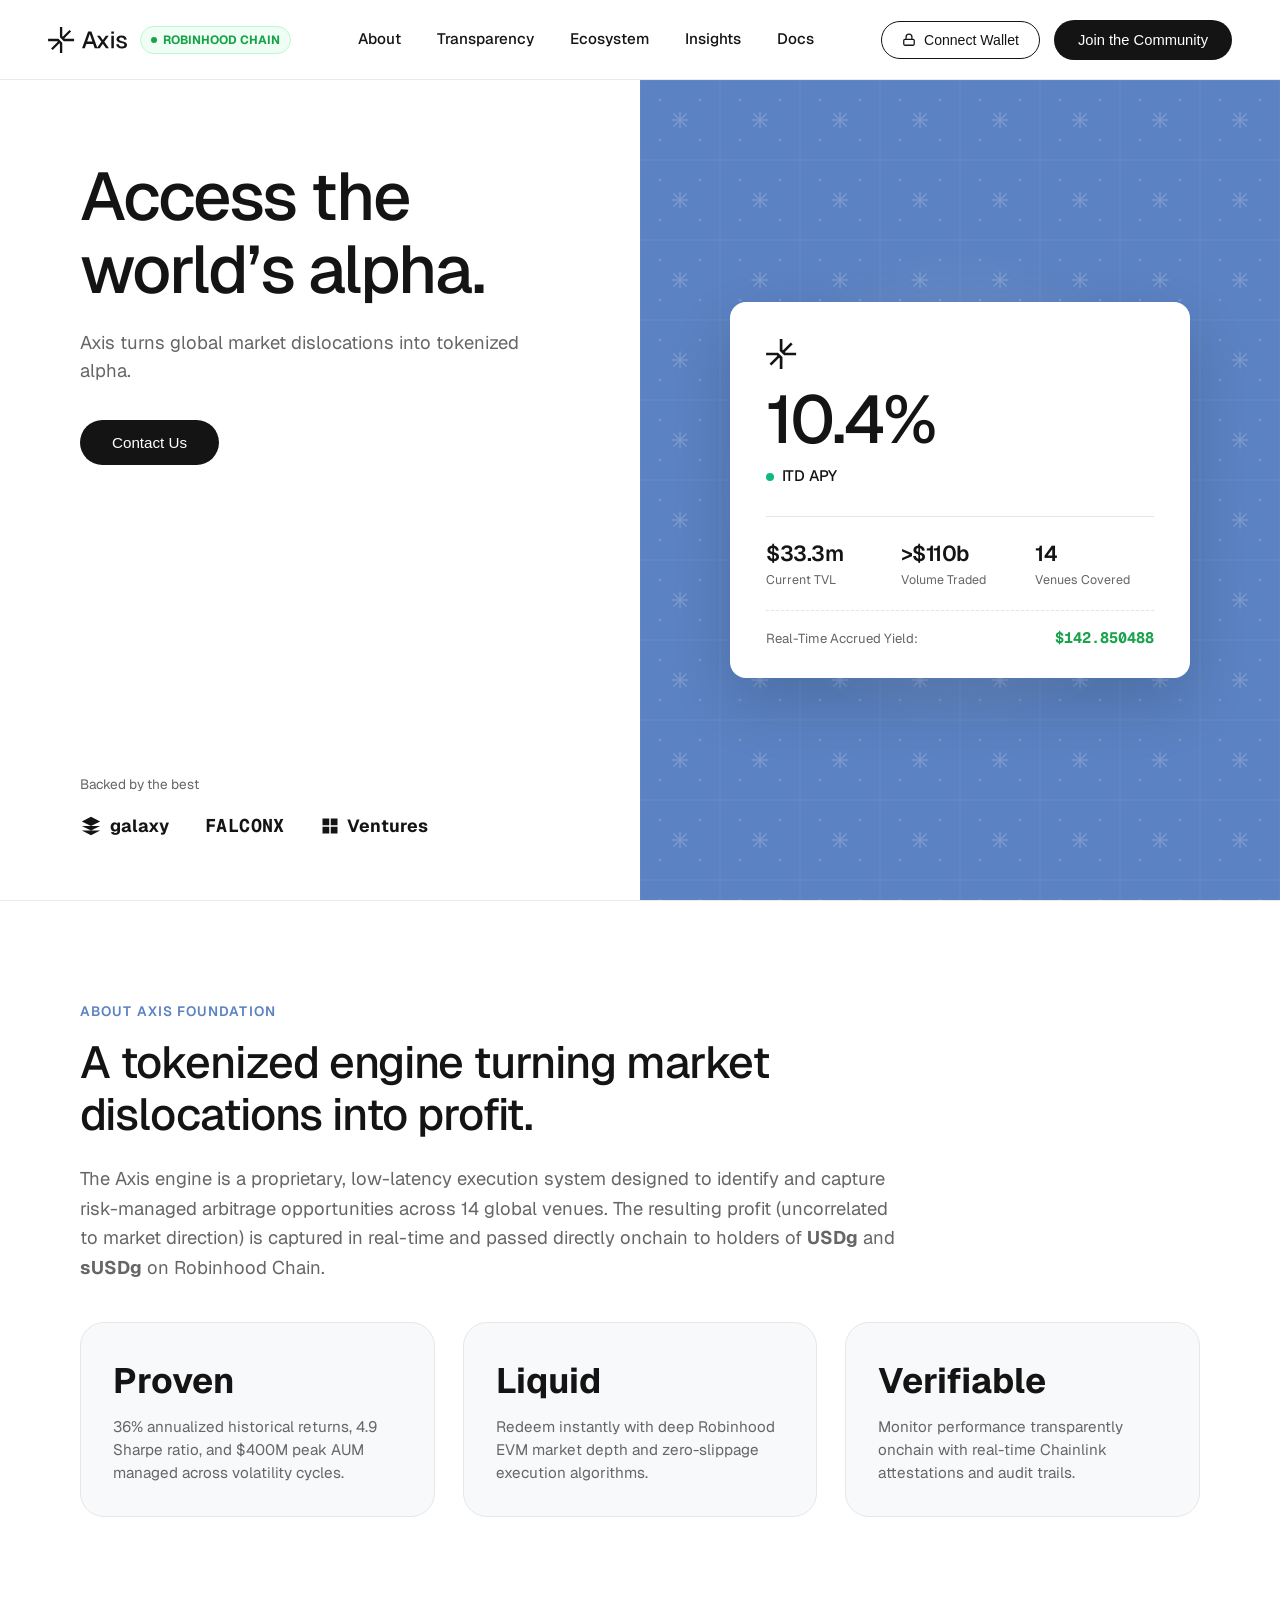
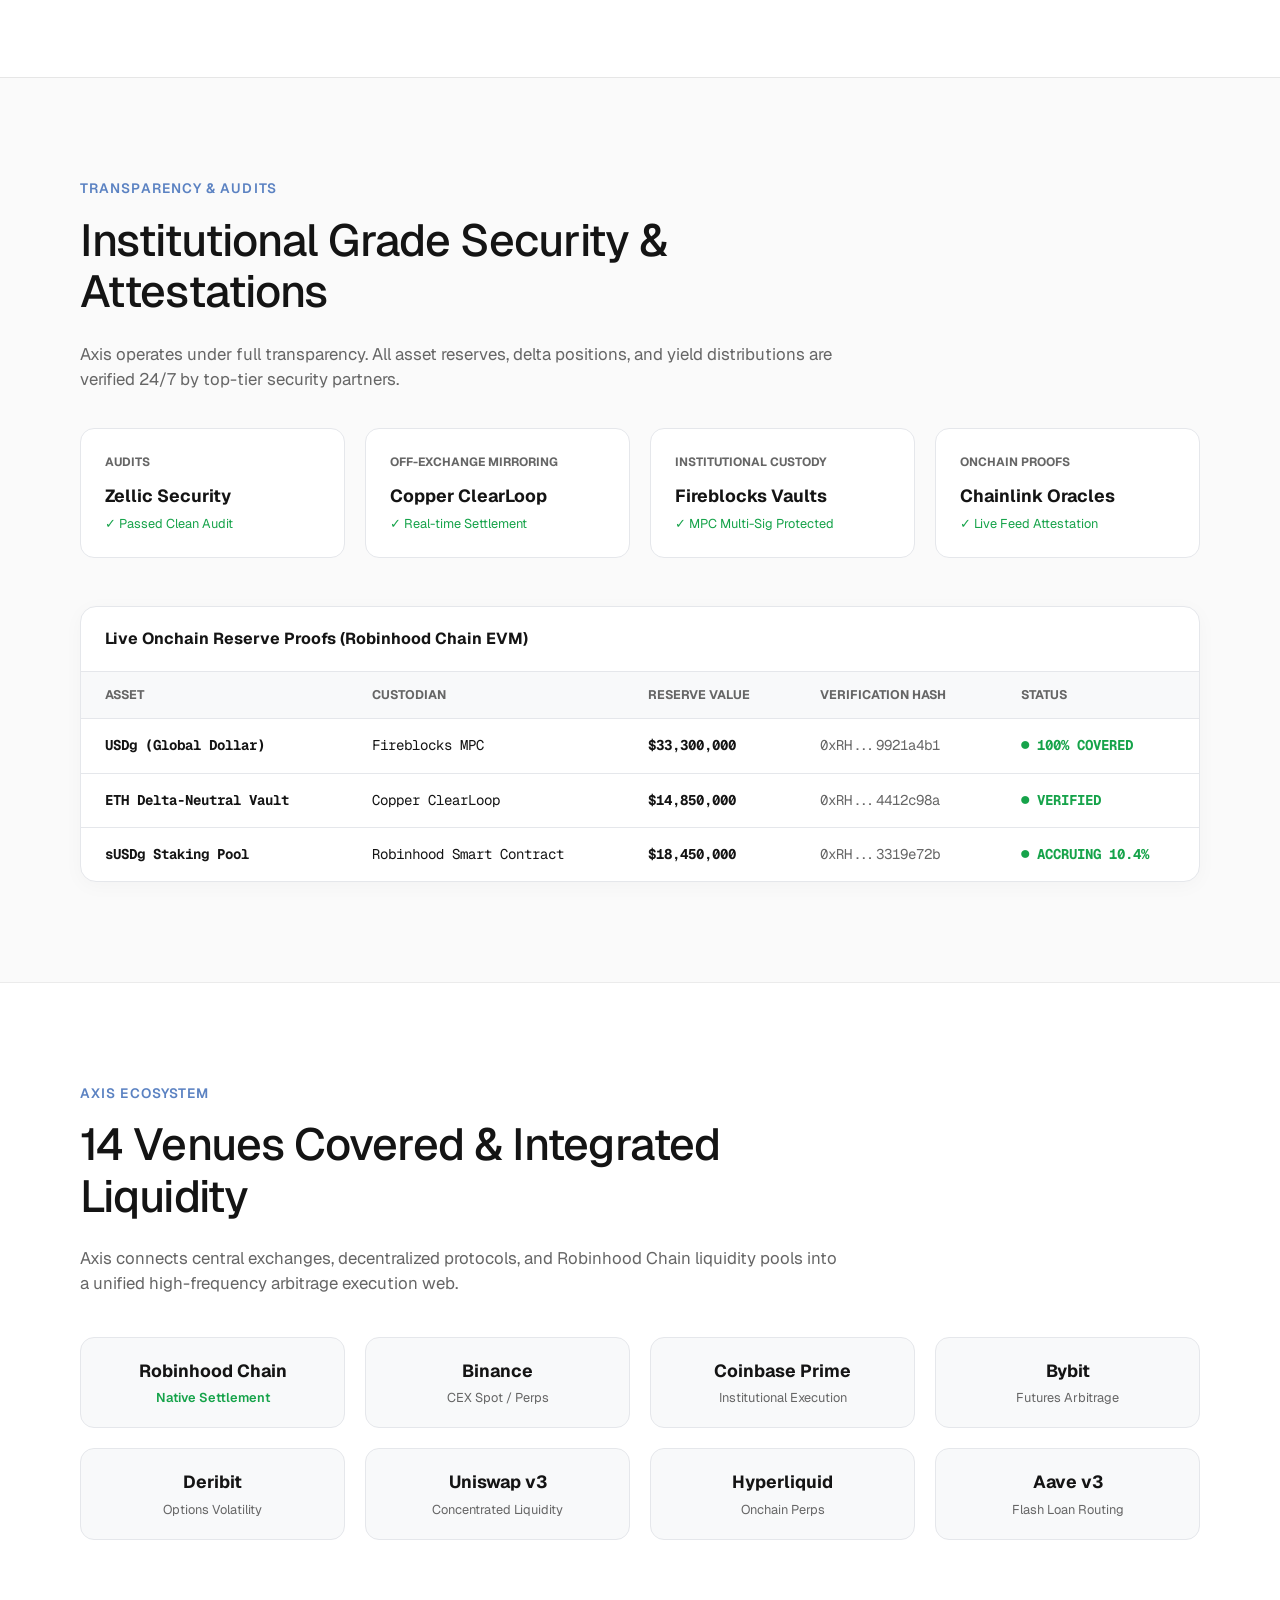
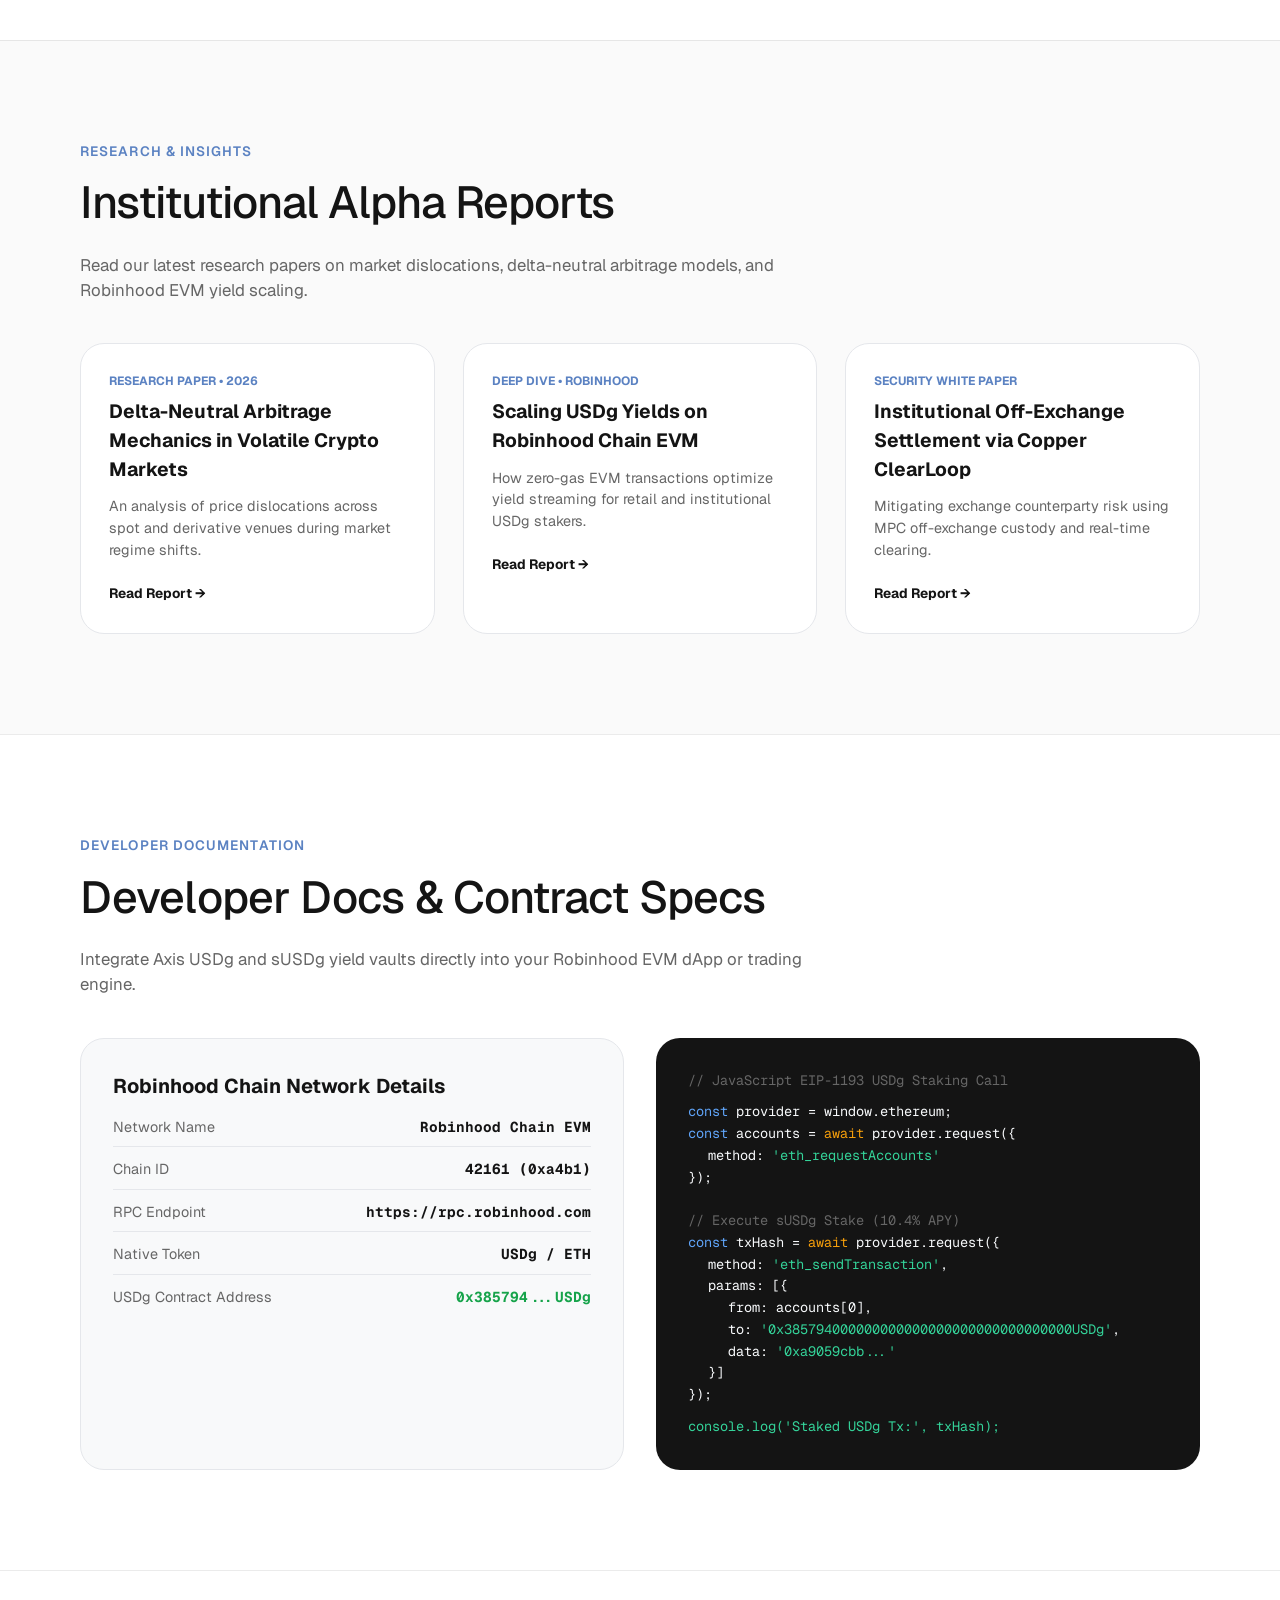
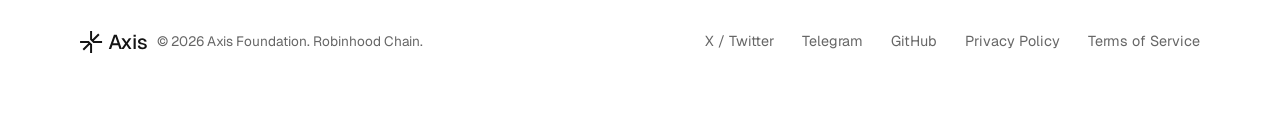
<file: index.html>
<!DOCTYPE html>
<html lang="en">
<head>
  <meta charset="UTF-8">
  <meta name="viewport" content="width=device-width, initial-scale=1.0">
  <title>Axis — Access the World's Alpha</title>
  <meta name="description" content="Axis turns global market dislocations into tokenized alpha. Earn 10–20% net APY through institutional-grade delta-neutral arbitrage on Robinhood Chain.">
  <link rel="stylesheet" href="styles.css">
  <link rel="icon" type="image/svg+xml" href="favicon.svg">
  <meta property="og:title" content="Axis — Access the World's Alpha">
  <meta property="og:description" content="Axis turns global market dislocations into tokenized alpha. Earn 10–20% net APY through institutional-grade delta-neutral arbitrage, fully transparent onchain.">
  <meta name="virtual-protocol-site-verification" content="d257f91ddec791a67b6747d8585aa4f1" />
</head>
<body>

  <!-- Navigation Bar -->
  <header class="navbar">
    <div style="display: flex; align-items: center;">
      <a href="#" class="brand-logo-wrap">
        <!-- Axis Vector Star Logo -->
        <svg class="brand-svg" viewBox="0 0 92 30" fill="none" xmlns="http://www.w3.org/2000/svg">
          <path d="M16.4545 18.1115V30H13.7643V19.4278C13.7643 19.2981 13.7127 19.1737 13.621 19.082C13.43 18.8909 13.1203 18.891 12.9293 19.082L5.4361 26.5761L3.53331 24.6733L11.0271 17.1797C11.218 16.9888 11.218 16.6792 11.0271 16.4883C10.9354 16.3966 10.8111 16.3451 10.6814 16.3451H0.109375V13.6549H11.9978L16.4545 18.1115Z" fill="currentColor"/>
          <path d="M16.4545 10.572C16.4545 10.7017 16.506 10.826 16.5977 10.9177C16.7886 11.1087 17.0982 11.1087 17.2891 10.9177L24.7826 3.42393L26.6854 5.32673L19.1914 12.8199C19.0003 13.0109 19.0003 13.3206 19.1913 13.5116C19.2831 13.6034 19.4075 13.6549 19.5372 13.6549H30.1094V16.3451H18.2209L13.7643 11.8885V0H16.4545V10.572Z" fill="currentColor"/>
          <path d="M88.0107 14.6169C87.7097 13.0571 86.2594 12.1268 84.7544 12.1268C83.2768 12.1268 82.0728 12.8929 82.0728 14.179C82.1001 15.4925 83.7693 16.0124 85.3017 16.3134C88.9137 16.9701 91.2123 17.9279 91.2123 20.7737C91.2123 23.6195 88.3664 24.8783 85.2743 24.8783C81.5802 24.8783 78.9259 23.0175 78.707 19.9802L81.6897 19.7886C81.9907 21.4304 83.2494 22.4703 85.247 22.4703C86.5604 22.4703 88.2022 22.0051 88.2022 20.6369C88.1749 19.0771 86.3415 18.8856 84.7818 18.5299C81.6897 17.8731 79.0628 17.0249 79.0628 14.2611C79.0628 11.4427 81.3613 9.71875 84.9733 9.71875C88.1202 9.71875 90.5282 11.5521 90.9934 14.4527L88.0107 14.6169Z" fill="currentColor"/>
          <path d="M73.0977 10.047H75.9983V24.5498H73.0977V10.047ZM73.043 7.91266V5.14893H76.0803V7.91266H73.043Z" fill="currentColor"/>
          <path d="M66.7127 10.0469H70.0785L65.0435 17.1614L70.2974 24.5497H66.9316L63.2922 19.2137L59.6255 24.5497H56.2598L61.541 17.1341L56.506 10.0469H59.8718L63.2922 15.0818L66.7127 10.0469Z" fill="currentColor"/>
          <path d="M39.3027 24.5498L46.3079 5.12158H50.084L57.0892 24.5498H53.915L52.1637 19.4875H44.2282L42.4496 24.5498H39.3027ZM45.1586 16.8059H51.2333L48.1959 7.94005L45.1586 16.8059Z" fill="currentColor"/>
        </svg>
      </a>

      <div class="chain-tag">
        <span style="width: 6px; height: 6px; border-radius: 50%; background: #16a34a; display: inline-block;"></span>
        ROBINHOOD CHAIN
      </div>
    </div>

    <nav class="nav-menu">
      <a href="about.html" class="nav-item">About</a>
      <a href="transparency.html" class="nav-item">Transparency</a>
      <a href="ecosystem.html" class="nav-item">Ecosystem</a>
      <a href="insights.html" class="nav-item">Insights</a>
      <a href="docs.html" class="nav-item">Docs</a>
    </nav>

    <div style="display: flex; align-items: center; gap: 14px;">
      <button class="btn-outline-pill" style="padding: 10px 20px; font-size: 0.88rem;" id="navbarConnectBtn" onclick="connectRobinhoodWallet()">
        <svg width="14" height="14" viewBox="0 0 24 24" fill="none" stroke="currentColor" stroke-width="2.2"><rect x="3" y="11" width="18" height="10" rx="2"/><path d="M7 11V7a5 5 0 0 1 10 0v4"/></svg>
        <span>Connect Wallet</span>
      </button>

      <button class="btn-black-pill" onclick="openContactModal()">
        Join the Community
      </button>
    </div>
  </header>

  <!-- HERO SECTION SPLIT -->
  <section class="hero-split">
    
    <!-- Hero Left Column -->
    <div class="hero-left">
      <div>
        <h1 class="hero-main-title">
          Access the<br>world’s alpha.
        </h1>

        <p class="hero-sub-text">
          Axis turns global market dislocations into tokenized alpha.
        </p>

        <button class="btn-black-pill" style="padding: 14px 32px; font-size: 0.95rem;" onclick="openContactModal()">
          Contact Us
        </button>
      </div>

      <div class="backed-section">
        <div class="backed-title">Backed by the best</div>
        <div class="backed-logos-row">
          <div class="backed-logo-text">
            <svg width="22" height="22" viewBox="0 0 24 24" fill="currentColor"><path d="M12 2L2 7l10 5 10-5-10-5zM2 17l10 5 10-5M2 12l10 5 10-5"/></svg>
            galaxy
          </div>
          <div class="backed-logo-text" style="font-family: var(--font-mono); font-size: 1.15rem;">
            FALCONX
          </div>
          <div class="backed-logo-text">
            <svg width="18" height="18" viewBox="0 0 24 24" fill="currentColor"><rect x="2" y="2" width="9" height="9"/><rect x="13" y="2" width="9" height="9"/><rect x="2" y="13" width="9" height="9"/><rect x="13" y="13" width="9" height="9"/></svg>
            Ventures
          </div>
        </div>
      </div>
    </div>

    <!-- Hero Right Column - Periwinkle Blue Grid Tile Canvas -->
    <div class="hero-right-grid">
      <!-- Halftone Cross Tile Grid Pattern SVG Background -->
      <svg class="grid-pattern-bg" width="100%" height="100%" xmlns="http://www.w3.org/2000/svg">
        <defs>
          <pattern id="crossGrid" width="80" height="80" patternUnits="userSpaceOnUse">
            <path d="M0 0h80v80H0z" fill="none" stroke="rgba(255,255,255,0.15)" stroke-width="1"/>
            <!-- Asterisk / Cross Halftone Pattern -->
            <path d="M40 32v16M32 40h16M34 34l12 12M46 34L34 46" stroke="rgba(255,255,255,0.4)" stroke-width="1.5" stroke-linecap="round"/>
            <circle cx="20" cy="20" r="1.5" fill="rgba(255,255,255,0.3)"/>
            <circle cx="60" cy="20" r="1.5" fill="rgba(255,255,255,0.3)"/>
            <circle cx="20" cy="60" r="1.5" fill="rgba(255,255,255,0.3)"/>
            <circle cx="60" cy="60" r="1.5" fill="rgba(255,255,255,0.3)"/>
          </pattern>
        </defs>
        <rect width="100%" height="100%" fill="url(#crossGrid)"/>
      </svg>

      <!-- Exact White Stat Card -->
      <div class="stat-card-white">
        <div class="stat-card-header">
          <!-- Exact Official Axis Geometric Star Logo -->
          <svg class="axis-star-icon" viewBox="0 0 32 30" fill="none" xmlns="http://www.w3.org/2000/svg">
            <path d="M16.4545 18.1115V30H13.7643V19.4278C13.7643 19.2981 13.7127 19.1737 13.621 19.082C13.43 18.8909 13.1203 18.891 12.9293 19.082L5.4361 26.5761L3.53331 24.6733L11.0271 17.1797C11.218 16.9888 11.218 16.6792 11.0271 16.4883C10.9354 16.3966 10.8111 16.3451 10.6814 16.3451H0.109375V13.6549H11.9978L16.4545 18.1115Z" fill="#141414"/>
            <path d="M16.4545 10.572C16.4545 10.7017 16.506 10.826 16.5977 10.9177C16.7886 11.1087 17.0982 11.1087 17.2891 10.9177L24.7826 3.42393L26.6854 5.32673L19.1914 12.8199C19.0003 13.0109 19.0003 13.3206 19.1913 13.5116C19.2831 13.6034 19.4075 13.6549 19.5372 13.6549H30.1094V16.3451H18.2209L13.7643 11.8885V0H16.4545V10.572Z" fill="#141414"/>
          </svg>

          <div class="stat-number-huge">10.4%</div>
          
          <div class="stat-badge-row">
            <span class="green-pulse-dot"></span>
            <span>ITD APY</span>
          </div>
        </div>

        <div class="stat-sub-grid">
          <div class="sub-stat-box">
            <div class="sub-stat-val">$33.3m</div>
            <div class="sub-stat-label">Current TVL</div>
          </div>
          <div class="sub-stat-box">
            <div class="sub-stat-val">&gt;$110b</div>
            <div class="sub-stat-label">Volume Traded</div>
          </div>
          <div class="sub-stat-box">
            <div class="sub-stat-val">14</div>
            <div class="sub-stat-label">Venues Covered</div>
          </div>
        </div>

        <div style="margin-top: 20px; padding-top: 16px; border-top: 1px dashed rgba(0,0,0,0.1); display: flex; justify-content: space-between; align-items: center;">
          <span style="font-size: 0.82rem; color: var(--text-muted);">Real-Time Accrued Yield:</span>
          <span id="liveYieldEarnedVal" class="mono-text" style="font-size: 0.95rem; font-weight: 700; color: #16a34a;">$142.850400</span>
        </div>
      </div>

    </div>

  </section>

  <!-- 1. ABOUT AXIS SECTION -->
  <section id="about" class="section-white" style="border-top: 1px solid var(--border-light);">
    <div class="section-tag">ABOUT AXIS FOUNDATION</div>
    <h2 class="section-heading">A tokenized engine turning market dislocations into profit.</h2>
    <p style="font-size: 1.15rem; color: var(--text-muted); max-width: 820px; line-height: 1.6; margin-bottom: 40px;">
      The Axis engine is a proprietary, low-latency execution system designed to identify and capture risk-managed arbitrage opportunities across 14 global venues. The resulting profit (uncorrelated to market direction) is captured in real-time and passed directly onchain to holders of <strong>USDg</strong> and <strong>sUSDg</strong> on Robinhood Chain.
    </p>

    <div style="display: grid; grid-template-columns: repeat(3, 1fr); gap: 28px; margin-bottom: 60px;">
      <div style="background: #f8f9fa; border: 1px solid #e5e7eb; border-radius: var(--radius-lg); padding: 32px;">
        <div style="font-size: 2.2rem; font-weight: 700; color: var(--text-black); margin-bottom: 8px;">Proven</div>
        <p style="color: var(--text-muted); font-size: 0.95rem; line-height: 1.5;">36% annualized historical returns, 4.9 Sharpe ratio, and $400M peak AUM managed across volatility cycles.</p>
      </div>

      <div style="background: #f8f9fa; border: 1px solid #e5e7eb; border-radius: var(--radius-lg); padding: 32px;">
        <div style="font-size: 2.2rem; font-weight: 700; color: var(--text-black); margin-bottom: 8px;">Liquid</div>
        <p style="color: var(--text-muted); font-size: 0.95rem; line-height: 1.5;">Redeem instantly with deep Robinhood EVM market depth and zero-slippage execution algorithms.</p>
      </div>

      <div style="background: #f8f9fa; border: 1px solid #e5e7eb; border-radius: var(--radius-lg); padding: 32px;">
        <div style="font-size: 2.2rem; font-weight: 700; color: var(--text-black); margin-bottom: 8px;">Verifiable</div>
        <p style="color: var(--text-muted); font-size: 0.95rem; line-height: 1.5;">Monitor performance transparently onchain with real-time Chainlink attestations and audit trails.</p>
      </div>
    </div>
  </section>

  <!-- 2. TRANSPARENCY SECTION -->
  <section id="transparency" class="section-white" style="border-top: 1px solid var(--border-light); background: #fafafa;">
    <div class="section-tag">TRANSPARENCY & AUDITS</div>
    <h2 class="section-heading">Institutional Grade Security & Attestations</h2>
    <p style="font-size: 1.05rem; color: var(--text-muted); max-width: 780px; margin-bottom: 36px;">
      Axis operates under full transparency. All asset reserves, delta positions, and yield distributions are verified 24/7 by top-tier security partners.
    </p>

    <!-- Partner Badges Grid -->
    <div style="display: grid; grid-template-columns: repeat(4, 1fr); gap: 20px; margin-bottom: 48px;">
      <div style="background: var(--bg-white); border: 1px solid #e5e7eb; border-radius: 14px; padding: 24px;">
        <div style="font-size: 0.75rem; font-weight: 700; color: var(--text-muted); text-transform: uppercase; margin-bottom: 12px;">Audits</div>
        <div style="font-size: 1.1rem; font-weight: 700;">Zellic Security</div>
        <div style="font-size: 0.8rem; color: #16a34a; margin-top: 4px;">✓ Passed Clean Audit</div>
      </div>

      <div style="background: var(--bg-white); border: 1px solid #e5e7eb; border-radius: 14px; padding: 24px;">
        <div style="font-size: 0.75rem; font-weight: 700; color: var(--text-muted); text-transform: uppercase; margin-bottom: 12px;">Off-Exchange Mirroring</div>
        <div style="font-size: 1.1rem; font-weight: 700;">Copper ClearLoop</div>
        <div style="font-size: 0.8rem; color: #16a34a; margin-top: 4px;">✓ Real-time Settlement</div>
      </div>

      <div style="background: var(--bg-white); border: 1px solid #e5e7eb; border-radius: 14px; padding: 24px;">
        <div style="font-size: 0.75rem; font-weight: 700; color: var(--text-muted); text-transform: uppercase; margin-bottom: 12px;">Institutional Custody</div>
        <div style="font-size: 1.1rem; font-weight: 700;">Fireblocks Vaults</div>
        <div style="font-size: 0.8rem; color: #16a34a; margin-top: 4px;">✓ MPC Multi-Sig Protected</div>
      </div>

      <div style="background: var(--bg-white); border: 1px solid #e5e7eb; border-radius: 14px; padding: 24px;">
        <div style="font-size: 0.75rem; font-weight: 700; color: var(--text-muted); text-transform: uppercase; margin-bottom: 12px;">Onchain Proofs</div>
        <div style="font-size: 1.1rem; font-weight: 700;">Chainlink Oracles</div>
        <div style="font-size: 0.8rem; color: #16a34a; margin-top: 4px;">✓ Live Feed Attestation</div>
      </div>
    </div>

    <!-- Onchain Reserve Attestation Table -->
    <div style="background: var(--bg-white); border: 1px solid #e5e7eb; border-radius: 16px; overflow: hidden; box-shadow: 0 4px 20px rgba(0,0,0,0.03);">
      <div style="padding: 20px 24px; border-bottom: 1px solid #e5e7eb; font-weight: 700; font-size: 1rem;">Live Onchain Reserve Proofs (Robinhood Chain EVM)</div>
      <table style="width: 100%; border-collapse: collapse; text-align: left; font-size: 0.88rem;">
        <thead>
          <tr style="background: #f8f9fa; border-bottom: 1px solid #e5e7eb; color: var(--text-muted); font-size: 0.78rem; text-transform: uppercase;">
            <th style="padding: 14px 24px;">Asset</th>
            <th style="padding: 14px 24px;">Custodian</th>
            <th style="padding: 14px 24px;">Reserve Value</th>
            <th style="padding: 14px 24px;">Verification Hash</th>
            <th style="padding: 14px 24px;">Status</th>
          </tr>
        </thead>
        <tbody class="mono-text">
          <tr style="border-bottom: 1px solid #e5e7eb;">
            <td style="padding: 16px 24px; font-weight: 700;">USDg (Global Dollar)</td>
            <td style="padding: 16px 24px;">Fireblocks MPC</td>
            <td style="padding: 16px 24px; font-weight: 700;">$33,300,000</td>
            <td style="padding: 16px 24px; color: var(--text-muted);">0xRH...9921a4b1</td>
            <td style="padding: 16px 24px; color: #16a34a; font-weight: 700;">● 100% COVERED</td>
          </tr>
          <tr style="border-bottom: 1px solid #e5e7eb;">
            <td style="padding: 16px 24px; font-weight: 700;">ETH Delta-Neutral Vault</td>
            <td style="padding: 16px 24px;">Copper ClearLoop</td>
            <td style="padding: 16px 24px; font-weight: 700;">$14,850,000</td>
            <td style="padding: 16px 24px; color: var(--text-muted);">0xRH...4412c98a</td>
            <td style="padding: 16px 24px; color: #16a34a; font-weight: 700;">● VERIFIED</td>
          </tr>
          <tr>
            <td style="padding: 16px 24px; font-weight: 700;">sUSDg Staking Pool</td>
            <td style="padding: 16px 24px;">Robinhood Smart Contract</td>
            <td style="padding: 16px 24px; font-weight: 700;">$18,450,000</td>
            <td style="padding: 16px 24px; color: var(--text-muted);">0xRH...3319e72b</td>
            <td style="padding: 16px 24px; color: #16a34a; font-weight: 700;">● ACCRUING 10.4%</td>
          </tr>
        </tbody>
      </table>
    </div>
  </section>

  <!-- 3. ECOSYSTEM SECTION -->
  <section id="ecosystem" class="section-white" style="border-top: 1px solid var(--border-light);">
    <div class="section-tag">AXIS ECOSYSTEM</div>
    <h2 class="section-heading">14 Venues Covered & Integrated Liquidity</h2>
    <p style="font-size: 1.05rem; color: var(--text-muted); max-width: 760px; margin-bottom: 40px;">
      Axis connects central exchanges, decentralized protocols, and Robinhood Chain liquidity pools into a unified high-frequency arbitrage execution web.
    </p>

    <div style="display: grid; grid-template-columns: repeat(4, 1fr); gap: 20px;">
      <div style="background: #f8f9fa; border: 1px solid #e5e7eb; border-radius: 14px; padding: 20px; text-align: center;">
        <div style="font-weight: 700; font-size: 1.1rem; margin-bottom: 4px;">Robinhood Chain</div>
        <div style="font-size: 0.8rem; color: #16a34a; font-weight: 600;">Native Settlement</div>
      </div>
      <div style="background: #f8f9fa; border: 1px solid #e5e7eb; border-radius: 14px; padding: 20px; text-align: center;">
        <div style="font-weight: 700; font-size: 1.1rem; margin-bottom: 4px;">Binance</div>
        <div style="font-size: 0.8rem; color: var(--text-muted);">CEX Spot / Perps</div>
      </div>
      <div style="background: #f8f9fa; border: 1px solid #e5e7eb; border-radius: 14px; padding: 20px; text-align: center;">
        <div style="font-weight: 700; font-size: 1.1rem; margin-bottom: 4px;">Coinbase Prime</div>
        <div style="font-size: 0.8rem; color: var(--text-muted);">Institutional Execution</div>
      </div>
      <div style="background: #f8f9fa; border: 1px solid #e5e7eb; border-radius: 14px; padding: 20px; text-align: center;">
        <div style="font-weight: 700; font-size: 1.1rem; margin-bottom: 4px;">Bybit</div>
        <div style="font-size: 0.8rem; color: var(--text-muted);">Futures Arbitrage</div>
      </div>
      <div style="background: #f8f9fa; border: 1px solid #e5e7eb; border-radius: 14px; padding: 20px; text-align: center;">
        <div style="font-weight: 700; font-size: 1.1rem; margin-bottom: 4px;">Deribit</div>
        <div style="font-size: 0.8rem; color: var(--text-muted);">Options Volatility</div>
      </div>
      <div style="background: #f8f9fa; border: 1px solid #e5e7eb; border-radius: 14px; padding: 20px; text-align: center;">
        <div style="font-weight: 700; font-size: 1.1rem; margin-bottom: 4px;">Uniswap v3</div>
        <div style="font-size: 0.8rem; color: var(--text-muted);">Concentrated Liquidity</div>
      </div>
      <div style="background: #f8f9fa; border: 1px solid #e5e7eb; border-radius: 14px; padding: 20px; text-align: center;">
        <div style="font-weight: 700; font-size: 1.1rem; margin-bottom: 4px;">Hyperliquid</div>
        <div style="font-size: 0.8rem; color: var(--text-muted);">Onchain Perps</div>
      </div>
      <div style="background: #f8f9fa; border: 1px solid #e5e7eb; border-radius: 14px; padding: 20px; text-align: center;">
        <div style="font-weight: 700; font-size: 1.1rem; margin-bottom: 4px;">Aave v3</div>
        <div style="font-size: 0.8rem; color: var(--text-muted);">Flash Loan Routing</div>
      </div>
    </div>
  </section>

  <!-- 4. INSIGHTS SECTION -->
  <section id="insights" class="section-white" style="border-top: 1px solid var(--border-light); background: #fafafa;">
    <div class="section-tag">RESEARCH & INSIGHTS</div>
    <h2 class="section-heading">Institutional Alpha Reports</h2>
    <p style="font-size: 1.05rem; color: var(--text-muted); max-width: 760px; margin-bottom: 40px;">
      Read our latest research papers on market dislocations, delta-neutral arbitrage models, and Robinhood EVM yield scaling.
    </p>

    <div style="display: grid; grid-template-columns: repeat(3, 1fr); gap: 28px;">
      <div style="background: var(--bg-white); border: 1px solid #e5e7eb; border-radius: var(--radius-lg); padding: 28px;">
        <div style="font-size: 0.75rem; font-weight: 700; color: var(--bg-blue-grid); text-transform: uppercase; margin-bottom: 8px;">RESEARCH PAPER • 2026</div>
        <h3 style="font-size: 1.2rem; font-weight: 700; margin-bottom: 12px;">Delta-Neutral Arbitrage Mechanics in Volatile Crypto Markets</h3>
        <p style="color: var(--text-muted); font-size: 0.9rem; line-height: 1.5; margin-bottom: 20px;">An analysis of price dislocations across spot and derivative venues during market regime shifts.</p>
        <a href="#" style="font-size: 0.85rem; font-weight: 700; color: var(--text-black); text-decoration: none;">Read Report →</a>
      </div>

      <div style="background: var(--bg-white); border: 1px solid #e5e7eb; border-radius: var(--radius-lg); padding: 28px;">
        <div style="font-size: 0.75rem; font-weight: 700; color: var(--bg-blue-grid); text-transform: uppercase; margin-bottom: 8px;">DEEP DIVE • ROBINHOOD</div>
        <h3 style="font-size: 1.2rem; font-weight: 700; margin-bottom: 12px;">Scaling USDg Yields on Robinhood Chain EVM</h3>
        <p style="color: var(--text-muted); font-size: 0.9rem; line-height: 1.5; margin-bottom: 20px;">How zero-gas EVM transactions optimize yield streaming for retail and institutional USDg stakers.</p>
        <a href="#" style="font-size: 0.85rem; font-weight: 700; color: var(--text-black); text-decoration: none;">Read Report →</a>
      </div>

      <div style="background: var(--bg-white); border: 1px solid #e5e7eb; border-radius: var(--radius-lg); padding: 28px;">
        <div style="font-size: 0.75rem; font-weight: 700; color: var(--bg-blue-grid); text-transform: uppercase; margin-bottom: 8px;">SECURITY WHITE PAPER</div>
        <h3 style="font-size: 1.2rem; font-weight: 700; margin-bottom: 12px;">Institutional Off-Exchange Settlement via Copper ClearLoop</h3>
        <p style="color: var(--text-muted); font-size: 0.9rem; line-height: 1.5; margin-bottom: 20px;">Mitigating exchange counterparty risk using MPC off-exchange custody and real-time clearing.</p>
        <a href="#" style="font-size: 0.85rem; font-weight: 700; color: var(--text-black); text-decoration: none;">Read Report →</a>
      </div>
    </div>
  </section>

  <!-- 5. DOCS SECTION -->
  <section id="docs" class="section-white" style="border-top: 1px solid var(--border-light);">
    <div class="section-tag">DEVELOPER DOCUMENTATION</div>
    <h2 class="section-heading">Developer Docs & Contract Specs</h2>
    <p style="font-size: 1.05rem; color: var(--text-muted); max-width: 760px; margin-bottom: 40px;">
      Integrate Axis USDg and sUSDg yield vaults directly into your Robinhood EVM dApp or trading engine.
    </p>

    <div style="display: grid; grid-template-columns: 1fr 1fr; gap: 32px;">
      <div style="background: #f8f9fa; border: 1px solid #e5e7eb; border-radius: var(--radius-lg); padding: 32px;">
        <h3 style="font-size: 1.25rem; font-weight: 700; margin-bottom: 16px;">Robinhood Chain Network Details</h3>
        <div style="display: flex; flex-direction: column; gap: 12px; font-size: 0.9rem;">
          <div style="display: flex; justify-content: space-between; border-bottom: 1px solid #e5e7eb; padding-bottom: 8px;">
            <span style="color: var(--text-muted);">Network Name</span>
            <span class="mono-text" style="font-weight: 700;">Robinhood Chain EVM</span>
          </div>
          <div style="display: flex; justify-content: space-between; border-bottom: 1px solid #e5e7eb; padding-bottom: 8px;">
            <span style="color: var(--text-muted);">Chain ID</span>
            <span class="mono-text" style="font-weight: 700;">42161 (0xa4b1)</span>
          </div>
          <div style="display: flex; justify-content: space-between; border-bottom: 1px solid #e5e7eb; padding-bottom: 8px;">
            <span style="color: var(--text-muted);">RPC Endpoint</span>
            <span class="mono-text" style="font-weight: 700;">https://rpc.robinhood.com</span>
          </div>
          <div style="display: flex; justify-content: space-between; border-bottom: 1px solid #e5e7eb; padding-bottom: 8px;">
            <span style="color: var(--text-muted);">Native Token</span>
            <span class="mono-text" style="font-weight: 700;">USDg / ETH</span>
          </div>
          <div style="display: flex; justify-content: space-between;">
            <span style="color: var(--text-muted);">USDg Contract Address</span>
            <span class="mono-text" style="font-weight: 700; color: #16a34a;">0x385794...USDg</span>
          </div>
        </div>
      </div>

      <div style="background: #141414; color: #f8fafc; border-radius: var(--radius-lg); padding: 32px; font-family: var(--font-mono); font-size: 0.85rem; line-height: 1.6; overflow-x: auto;">
        <div style="color: #666; margin-bottom: 10px;">// JavaScript EIP-1193 USDg Staking Call</div>
        <div><span style="color: #60a5fa;">const</span> provider = window.ethereum;</div>
        <div><span style="color: #60a5fa;">const</span> accounts = <span style="color: #f59e0b;">await</span> provider.request({</div>
        <div style="padding-left: 20px;">method: <span style="color: #34d399;">'eth_requestAccounts'</span></div>
        <div>});</div>
        <br>
        <div><span style="color: #666;">// Execute sUSDg Stake (10.4% APY)</span></div>
        <div><span style="color: #60a5fa;">const</span> txHash = <span style="color: #f59e0b;">await</span> provider.request({</div>
        <div style="padding-left: 20px;">method: <span style="color: #34d399;">'eth_sendTransaction'</span>,</div>
        <div style="padding-left: 20px;">params: [{</div>
        <div style="padding-left: 40px;">from: accounts[0],</div>
        <div style="padding-left: 40px;">to: <span style="color: #34d399;">'0x385794000000000000000000000000000000USDg'</span>,</div>
        <div style="padding-left: 40px;">data: <span style="color: #34d399;">'0xa9059cbb...'</span></div>
        <div style="padding-left: 20px;">}]</div>
        <div>});</div>
        <div style="color: #34d399; margin-top: 10px;">console.log('Staked USDg Tx:', txHash);</div>
      </div>
    </div>
  </section>

  <!-- Site Footer -->
  <footer class="site-footer-white">
    <div class="footer-row">
      <div style="display: flex; align-items: center; gap: 10px;">
        <svg class="brand-svg" style="height: 22px;" viewBox="0 0 92 30" fill="none" xmlns="http://www.w3.org/2000/svg">
          <path d="M16.4545 18.1115V30H13.7643V19.4278C13.7643 19.2981 13.7127 19.1737 13.621 19.082C13.43 18.8909 13.1203 18.891 12.9293 19.082L5.4361 26.5761L3.53331 24.6733L11.0271 17.1797C11.218 16.9888 11.218 16.6792 11.0271 16.4883C10.9354 16.3966 10.8111 16.3451 10.6814 16.3451H0.109375V13.6549H11.9978L16.4545 18.1115Z" fill="currentColor"/>
          <path d="M16.4545 10.572C16.4545 10.7017 16.506 10.826 16.5977 10.9177C16.7886 11.1087 17.0982 11.1087 17.2891 10.9177L24.7826 3.42393L26.6854 5.32673L19.1914 12.8199C19.0003 13.0109 19.0003 13.3206 19.1913 13.5116C19.2831 13.6034 19.4075 13.6549 19.5372 13.6549H30.1094V16.3451H18.2209L13.7643 11.8885V0H16.4545V10.572Z" fill="currentColor"/>
          <path d="M88.0107 14.6169C87.7097 13.0571 86.2594 12.1268 84.7544 12.1268C83.2768 12.1268 82.0728 12.8929 82.0728 14.179C82.1001 15.4925 83.7693 16.0124 85.3017 16.3134C88.9137 16.9701 91.2123 17.9279 91.2123 20.7737C91.2123 23.6195 88.3664 24.8783 85.2743 24.8783C81.5802 24.8783 78.9259 23.0175 78.707 19.9802L81.6897 19.7886C81.9907 21.4304 83.2494 22.4703 85.247 22.4703C86.5604 22.4703 88.2022 22.0051 88.2022 20.6369C88.1749 19.0771 86.3415 18.8856 84.7818 18.5299C81.6897 17.8731 79.0628 17.0249 79.0628 14.2611C79.0628 11.4427 81.3613 9.71875 84.9733 9.71875C88.1202 9.71875 90.5282 11.5521 90.9934 14.4527L88.0107 14.6169Z" fill="currentColor"/>
          <path d="M73.0977 10.047H75.9983V24.5498H73.0977V10.047ZM73.043 7.91266V5.14893H76.0803V7.91266H73.043Z" fill="currentColor"/>
          <path d="M66.7127 10.0469H70.0785L65.0435 17.1614L70.2974 24.5497H66.9316L63.2922 19.2137L59.6255 24.5497H56.2598L61.541 17.1341L56.506 10.0469H59.8718L63.2922 15.0818L66.7127 10.0469Z" fill="currentColor"/>
          <path d="M39.3027 24.5498L46.3079 5.12158H50.084L57.0892 24.5498H53.915L52.1637 19.4875H44.2282L42.4496 24.5498H39.3027ZM45.1586 16.8059H51.2333L48.1959 7.94005L45.1586 16.8059Z" fill="currentColor"/>
        </svg>
        <span style="font-size: 0.85rem; color: var(--text-muted);">&copy; 2026 Axis Foundation. Robinhood Chain.</span>
      </div>

      <div class="footer-nav">
        <a href="https://x.com/AxisFDN" target="_blank" class="footer-link">X / Twitter</a>
        <a href="https://t.me/AxisFDN" target="_blank" class="footer-link">Telegram</a>
        <a href="https://github.com/caSSano22/axis" target="_blank" class="footer-link">GitHub</a>
        <a href="#" class="footer-link">Privacy Policy</a>
        <a href="#" class="footer-link">Terms of Service</a>
      </div>
    </div>
  </footer>

  <!-- Real Web3 Wallet Modal -->
  <div class="modal-backdrop" id="walletModal">
    <div class="modal-card">
      <div style="display: flex; justify-content: space-between; align-items: center; margin-bottom: 20px;">
        <h3 style="font-size: 1.3rem; font-weight: 600;">Connect EVM Wallet</h3>
        <button style="background: transparent; border: none; font-size: 1.5rem; cursor: pointer;" onclick="closeWalletModal()">&times;</button>
      </div>
      <p style="color: var(--text-muted); font-size: 0.92rem; margin-bottom: 20px;">Connect your Web3 Wallet to interact with Axis smart contracts on Robinhood Chain.</p>
      
      <div style="display: flex; flex-direction: column; gap: 12px; margin-bottom: 20px;">
        <button class="btn-outline-pill" style="width: 100%; padding: 14px 20px; justify-content: space-between; border-radius: 14px;" onclick="connectRealEIP1193Wallet('robinhood')">
          <span style="font-weight: 600;">Robinhood Web3 Wallet</span>
          <span style="font-size: 0.75rem; color: #16a34a; font-weight: 700;">EVM NATIVE</span>
        </button>

        <button class="btn-outline-pill" style="width: 100%; padding: 14px 20px; justify-content: space-between; border-radius: 14px;" onclick="connectRealEIP1193Wallet('metamask')">
          <span style="font-weight: 600;">MetaMask / Web3 Browser</span>
          <span style="font-size: 0.75rem; color: var(--text-muted);">INJECTED</span>
        </button>
      </div>
    </div>
  </div>

  <!-- Contact Modal -->
  <div class="modal-backdrop" id="contactModal">
    <div class="modal-card">
      <div style="display: flex; justify-content: space-between; align-items: center; margin-bottom: 20px;">
        <h3 style="font-size: 1.3rem; font-weight: 600;">Join the Community</h3>
        <button style="background: transparent; border: none; font-size: 1.5rem; cursor: pointer;" onclick="closeContactModal()">&times;</button>
      </div>
      <form onsubmit="submitContactForm(event)">
        <div style="margin-bottom: 16px;">
          <label style="font-size: 0.8rem; font-weight: 600; color: var(--text-muted); display: block; margin-bottom: 6px;">Email</label>
          <input type="email" required placeholder="Email" style="width: 100%; background: #f8f9fa; border: 1px solid #e5e7eb; padding: 12px 16px; border-radius: 10px; outline: none;">
        </div>
        <div style="margin-bottom: 20px;">
          <label style="font-size: 0.8rem; font-weight: 600; color: var(--text-muted); display: block; margin-bottom: 6px;">Name</label>
          <input type="text" placeholder="Full Name" style="width: 100%; background: #f8f9fa; border: 1px solid #e5e7eb; padding: 12px 16px; border-radius: 10px; outline: none;">
        </div>
        <button type="submit" class="btn-black-pill" style="width: 100%; padding: 14px 0; border-radius: 12px; justify-content: center;">
          Join Waitlist
        </button>
      </form>
    </div>
  </div>

  <script src="app.js"></script>
</body>
</html>
</file>
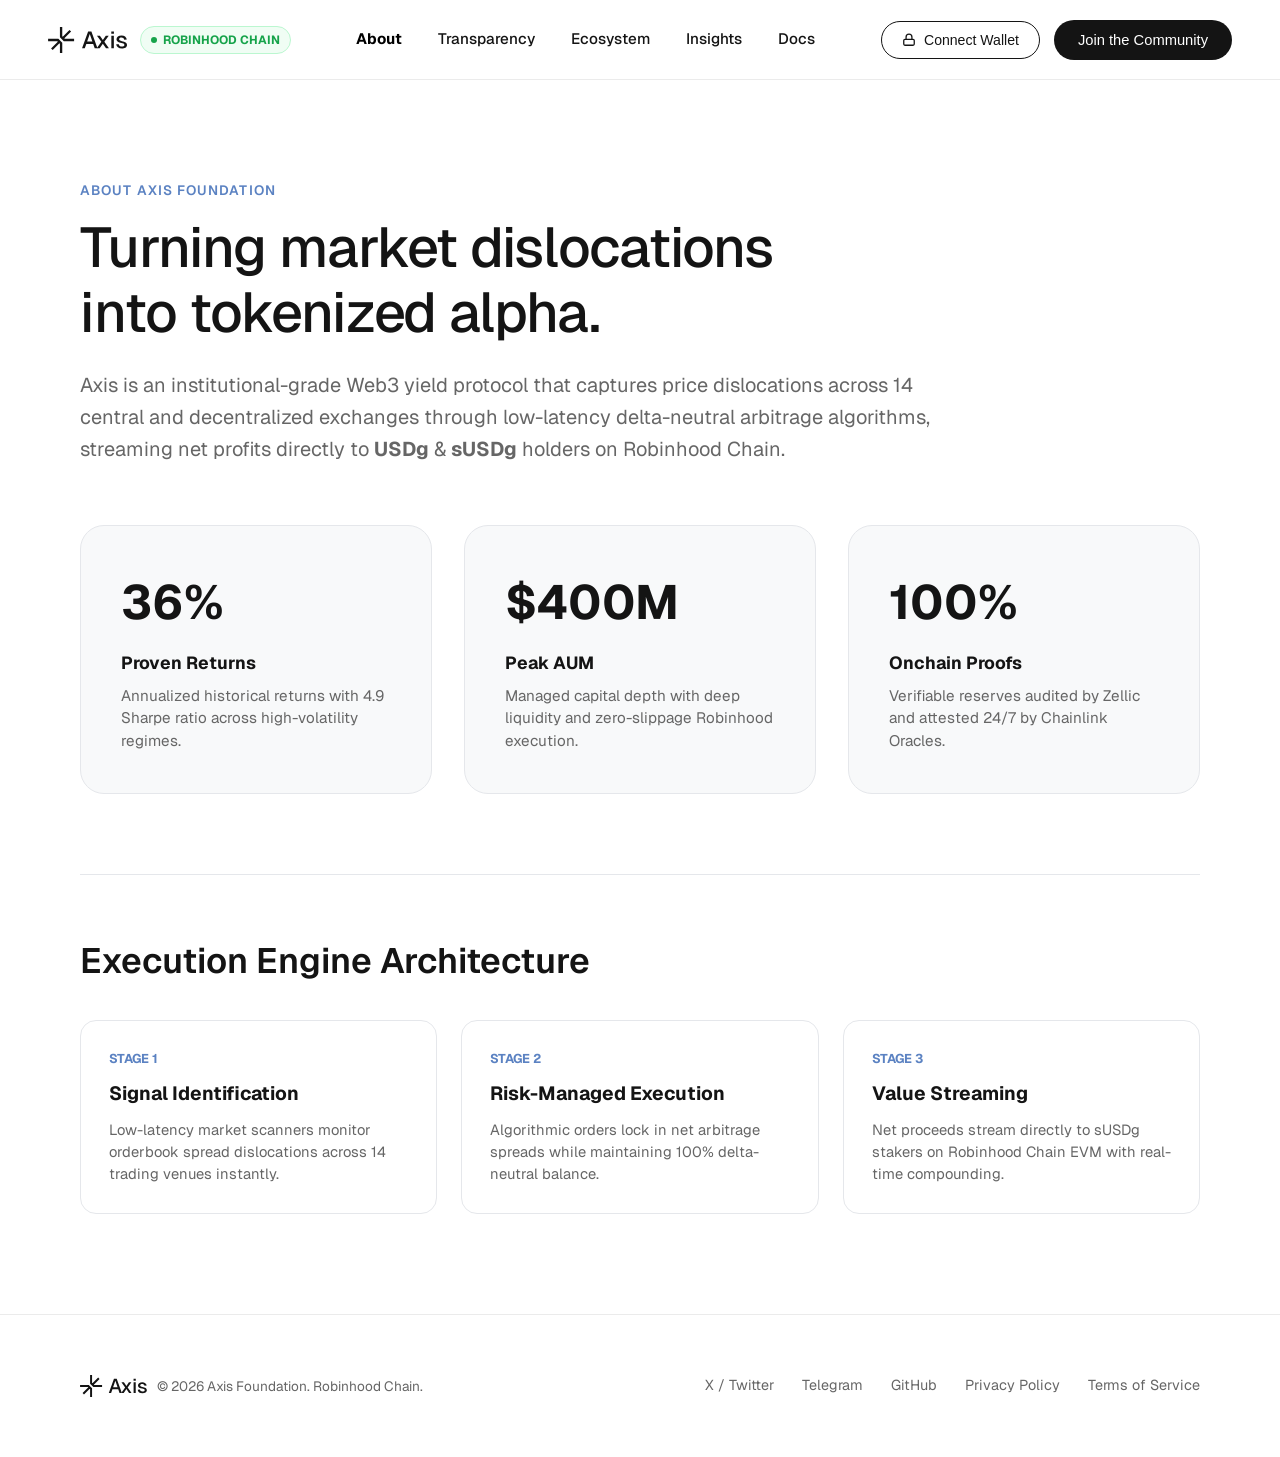
<file: about.html>
<!DOCTYPE html>
<html lang="en">
<head>
  <meta charset="UTF-8">
  <meta name="viewport" content="width=device-width, initial-scale=1.0">
  <title>About Axis — Institutional Alpha Engine</title>
  <meta name="description" content="Learn about Axis Foundation, our delta-neutral arbitrage execution engine, and team background.">
  <link rel="stylesheet" href="styles.css">
  <link rel="icon" type="image/svg+xml" href="favicon.svg">
  <meta name="virtual-protocol-site-verification" content="f87c2e46c79f0bbdba3ab99dc760219c" />
</head>
<body>

  <!-- Navigation Bar -->
  <header class="navbar">
    <div style="display: flex; align-items: center;">
      <a href="index.html" class="brand-logo-wrap">
        <svg class="brand-svg" viewBox="0 0 92 30" fill="none" xmlns="http://www.w3.org/2000/svg">
          <path d="M16.4545 18.1115V30H13.7643V19.4278C13.7643 19.2981 13.7127 19.1737 13.621 19.082C13.43 18.8909 13.1203 18.891 12.9293 19.082L5.4361 26.5761L3.53331 24.6733L11.0271 17.1797C11.218 16.9888 11.218 16.6792 11.0271 16.4883C10.9354 16.3966 10.8111 16.3451 10.6814 16.3451H0.109375V13.6549H11.9978L16.4545 18.1115Z" fill="currentColor"/>
          <path d="M16.4545 10.572C16.4545 10.7017 16.506 10.826 16.5977 10.9177C16.7886 11.1087 17.0982 11.1087 17.2891 10.9177L24.7826 3.42393L26.6854 5.32673L19.1914 12.8199C19.0003 13.0109 19.0003 13.3206 19.1913 13.5116C19.2831 13.6034 19.4075 13.6549 19.5372 13.6549H30.1094V16.3451H18.2209L13.7643 11.8885V0H16.4545V10.572Z" fill="currentColor"/>
          <path d="M88.0107 14.6169C87.7097 13.0571 86.2594 12.1268 84.7544 12.1268C83.2768 12.1268 82.0728 12.8929 82.0728 14.179C82.1001 15.4925 83.7693 16.0124 85.3017 16.3134C88.9137 16.9701 91.2123 17.9279 91.2123 20.7737C91.2123 23.6195 88.3664 24.8783 85.2743 24.8783C81.5802 24.8783 78.9259 23.0175 78.707 19.9802L81.6897 19.7886C81.9907 21.4304 83.2494 22.4703 85.247 22.4703C86.5604 22.4703 88.2022 22.0051 88.2022 20.6369C88.1749 19.0771 86.3415 18.8856 84.7818 18.5299C81.6897 17.8731 79.0628 17.0249 79.0628 14.2611C79.0628 11.4427 81.3613 9.71875 84.9733 9.71875C88.1202 9.71875 90.5282 11.5521 90.9934 14.4527L88.0107 14.6169Z" fill="currentColor"/>
          <path d="M73.0977 10.047H75.9983V24.5498H73.0977V10.047ZM73.043 7.91266V5.14893H76.0803V7.91266H73.043Z" fill="currentColor"/>
          <path d="M66.7127 10.0469H70.0785L65.0435 17.1614L70.2974 24.5497H66.9316L63.2922 19.2137L59.6255 24.5497H56.2598L61.541 17.1341L56.506 10.0469H59.8718L63.2922 15.0818L66.7127 10.0469Z" fill="currentColor"/>
          <path d="M39.3027 24.5498L46.3079 5.12158H50.084L57.0892 24.5498H53.915L52.1637 19.4875H44.2282L42.4496 24.5498H39.3027ZM45.1586 16.8059H51.2333L48.1959 7.94005L45.1586 16.8059Z" fill="currentColor"/>
        </svg>
      </a>

      <div class="chain-tag">
        <span style="width: 6px; height: 6px; border-radius: 50%; background: #16a34a; display: inline-block;"></span>
        ROBINHOOD CHAIN
      </div>
    </div>

    <nav class="nav-menu">
      <a href="about.html" class="nav-item" style="color: #000; font-weight: 700;">About</a>
      <a href="transparency.html" class="nav-item">Transparency</a>
      <a href="ecosystem.html" class="nav-item">Ecosystem</a>
      <a href="insights.html" class="nav-item">Insights</a>
      <a href="docs.html" class="nav-item">Docs</a>
    </nav>

    <div style="display: flex; align-items: center; gap: 14px;">
      <button class="btn-outline-pill" style="padding: 10px 20px; font-size: 0.88rem;" id="navbarConnectBtn" onclick="connectRobinhoodWallet()">
        <svg width="14" height="14" viewBox="0 0 24 24" fill="none" stroke="currentColor" stroke-width="2.2"><rect x="3" y="11" width="18" height="10" rx="2"/><path d="M7 11V7a5 5 0 0 1 10 0v4"/></svg>
        <span>Connect Wallet</span>
      </button>

      <button class="btn-black-pill" onclick="openContactModal()">
        Join the Community
      </button>
    </div>
  </header>

  <!-- ABOUT PAGE CONTENT -->
  <main class="section-white">
    <div class="section-tag">ABOUT AXIS FOUNDATION</div>
    <h1 class="section-heading" style="font-size: 3.5rem; margin-bottom: 24px;">Turning market dislocations into tokenized alpha.</h1>
    <p style="font-size: 1.25rem; color: var(--text-muted); max-width: 860px; line-height: 1.6; margin-bottom: 60px;">
      Axis is an institutional-grade Web3 yield protocol that captures price dislocations across 14 central and decentralized exchanges through low-latency delta-neutral arbitrage algorithms, streaming net profits directly to <strong>USDg</strong> & <strong>sUSDg</strong> holders on Robinhood Chain.
    </p>

    <!-- Three Pillars Grid -->
    <div style="display: grid; grid-template-columns: repeat(3, 1fr); gap: 32px; margin-bottom: 80px;">
      <div style="background: #f8f9fa; border: 1px solid #e5e7eb; border-radius: var(--radius-lg); padding: 40px;">
        <div style="font-size: 3rem; font-weight: 700; color: var(--text-black); margin-bottom: 12px;">36%</div>
        <div style="font-size: 1.1rem; font-weight: 700; margin-bottom: 8px;">Proven Returns</div>
        <p style="color: var(--text-muted); font-size: 0.95rem; line-height: 1.5;">Annualized historical returns with 4.9 Sharpe ratio across high-volatility regimes.</p>
      </div>

      <div style="background: #f8f9fa; border: 1px solid #e5e7eb; border-radius: var(--radius-lg); padding: 40px;">
        <div style="font-size: 3rem; font-weight: 700; color: var(--text-black); margin-bottom: 12px;">$400M</div>
        <div style="font-size: 1.1rem; font-weight: 700; margin-bottom: 8px;">Peak AUM</div>
        <p style="color: var(--text-muted); font-size: 0.95rem; line-height: 1.5;">Managed capital depth with deep liquidity and zero-slippage Robinhood execution.</p>
      </div>

      <div style="background: #f8f9fa; border: 1px solid #e5e7eb; border-radius: var(--radius-lg); padding: 40px;">
        <div style="font-size: 3rem; font-weight: 700; color: var(--text-black); margin-bottom: 12px;">100%</div>
        <div style="font-size: 1.1rem; font-weight: 700; margin-bottom: 8px;">Onchain Proofs</div>
        <p style="color: var(--text-muted); font-size: 0.95rem; line-height: 1.5;">Verifiable reserves audited by Zellic and attested 24/7 by Chainlink Oracles.</p>
      </div>
    </div>

    <!-- Execution Engine Workflow -->
    <div style="border-top: 1px solid #e5e7eb; padding-top: 60px;">
      <h2 style="font-size: 2.2rem; font-weight: 600; margin-bottom: 32px;">Execution Engine Architecture</h2>
      
      <div style="display: grid; grid-template-columns: repeat(3, 1fr); gap: 24px;">
        <div style="border: 1px solid #e5e7eb; border-radius: 16px; padding: 28px;">
          <div style="font-size: 0.8rem; font-weight: 700; color: var(--bg-blue-grid); margin-bottom: 12px;">STAGE 1</div>
          <h3 style="font-size: 1.2rem; font-weight: 700; margin-bottom: 10px;">Signal Identification</h3>
          <p style="color: var(--text-muted); font-size: 0.92rem;">Low-latency market scanners monitor orderbook spread dislocations across 14 trading venues instantly.</p>
        </div>

        <div style="border: 1px solid #e5e7eb; border-radius: 16px; padding: 28px;">
          <div style="font-size: 0.8rem; font-weight: 700; color: var(--bg-blue-grid); margin-bottom: 12px;">STAGE 2</div>
          <h3 style="font-size: 1.2rem; font-weight: 700; margin-bottom: 10px;">Risk-Managed Execution</h3>
          <p style="color: var(--text-muted); font-size: 0.92rem;">Algorithmic orders lock in net arbitrage spreads while maintaining 100% delta-neutral balance.</p>
        </div>

        <div style="border: 1px solid #e5e7eb; border-radius: 16px; padding: 28px;">
          <div style="font-size: 0.8rem; font-weight: 700; color: var(--bg-blue-grid); margin-bottom: 12px;">STAGE 3</div>
          <h3 style="font-size: 1.2rem; font-weight: 700; margin-bottom: 10px;">Value Streaming</h3>
          <p style="color: var(--text-muted); font-size: 0.92rem;">Net proceeds stream directly to sUSDg stakers on Robinhood Chain EVM with real-time compounding.</p>
        </div>
      </div>
    </div>
  </main>

  <!-- Site Footer -->
  <footer class="site-footer-white">
    <div class="footer-row">
      <div style="display: flex; align-items: center; gap: 10px;">
        <svg class="brand-svg" style="height: 22px;" viewBox="0 0 92 30" fill="none" xmlns="http://www.w3.org/2000/svg">
          <path d="M16.4545 18.1115V30H13.7643V19.4278C13.7643 19.2981 13.7127 19.1737 13.621 19.082C13.43 18.8909 13.1203 18.891 12.9293 19.082L5.4361 26.5761L3.53331 24.6733L11.0271 17.1797C11.218 16.9888 11.218 16.6792 11.0271 16.4883C10.9354 16.3966 10.8111 16.3451 10.6814 16.3451H0.109375V13.6549H11.9978L16.4545 18.1115Z" fill="currentColor"/>
          <path d="M16.4545 10.572C16.4545 10.7017 16.506 10.826 16.5977 10.9177C16.7886 11.1087 17.0982 11.1087 17.2891 10.9177L24.7826 3.42393L26.6854 5.32673L19.1914 12.8199C19.0003 13.0109 19.0003 13.3206 19.1913 13.5116C19.2831 13.6034 19.4075 13.6549 19.5372 13.6549H30.1094V16.3451H18.2209L13.7643 11.8885V0H16.4545V10.572Z" fill="currentColor"/>
          <path d="M88.0107 14.6169C87.7097 13.0571 86.2594 12.1268 84.7544 12.1268C83.2768 12.1268 82.0728 12.8929 82.0728 14.179C82.1001 15.4925 83.7693 16.0124 85.3017 16.3134C88.9137 16.9701 91.2123 17.9279 91.2123 20.7737C91.2123 23.6195 88.3664 24.8783 85.2743 24.8783C81.5802 24.8783 78.9259 23.0175 78.707 19.9802L81.6897 19.7886C81.9907 21.4304 83.2494 22.4703 85.247 22.4703C86.5604 22.4703 88.2022 22.0051 88.2022 20.6369C88.1749 19.0771 86.3415 18.8856 84.7818 18.5299C81.6897 17.8731 79.0628 17.0249 79.0628 14.2611C79.0628 11.4427 81.3613 9.71875 84.9733 9.71875C88.1202 9.71875 90.5282 11.5521 90.9934 14.4527L88.0107 14.6169Z" fill="currentColor"/>
          <path d="M73.0977 10.047H75.9983V24.5498H73.0977V10.047ZM73.043 7.91266V5.14893H76.0803V7.91266H73.043Z" fill="currentColor"/>
          <path d="M66.7127 10.0469H70.0785L65.0435 17.1614L70.2974 24.5497H66.9316L63.2922 19.2137L59.6255 24.5497H56.2598L61.541 17.1341L56.506 10.0469H59.8718L63.2922 15.0818L66.7127 10.0469Z" fill="currentColor"/>
          <path d="M39.3027 24.5498L46.3079 5.12158H50.084L57.0892 24.5498H53.915L52.1637 19.4875H44.2282L42.4496 24.5498H39.3027ZM45.1586 16.8059H51.2333L48.1959 7.94005L45.1586 16.8059Z" fill="currentColor"/>
        </svg>
        <span style="font-size: 0.85rem; color: var(--text-muted);">&copy; 2026 Axis Foundation. Robinhood Chain.</span>
      </div>

      <div class="footer-nav">
        <a href="https://x.com/AxisFDN" target="_blank" class="footer-link">X / Twitter</a>
        <a href="https://t.me/AxisFDN" target="_blank" class="footer-link">Telegram</a>
        <a href="https://github.com/caSSano22/axis" target="_blank" class="footer-link">GitHub</a>
        <a href="#" class="footer-link">Privacy Policy</a>
        <a href="#" class="footer-link">Terms of Service</a>
      </div>
    </div>
  </footer>

  <script src="app.js"></script>
</body>
</html>
</file>
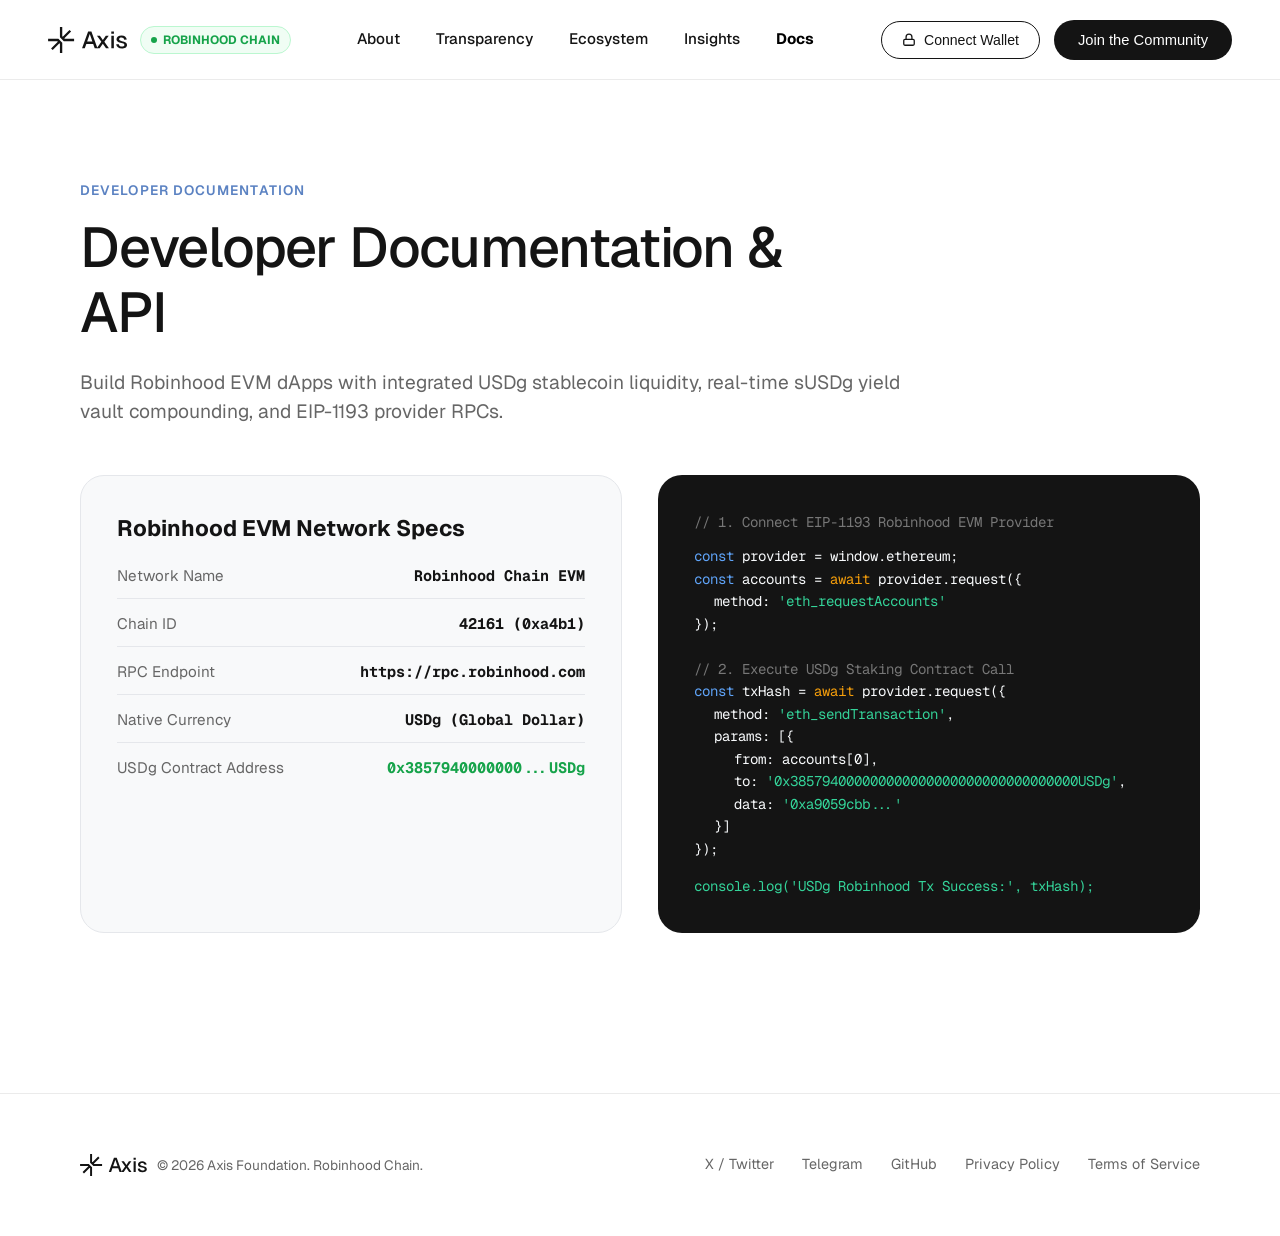
<file: docs.html>
<!DOCTYPE html>
<html lang="en">
<head>
  <meta charset="UTF-8">
  <meta name="viewport" content="width=device-width, initial-scale=1.0">
  <title>Developer Documentation & API — Axis Foundation</title>
  <meta name="description" content="Axis Developer Documentation for Robinhood Chain EVM smart contract integrations, USDg staking APIs, and EIP-1193 RPC specs.">
  <link rel="stylesheet" href="styles.css">
  <link rel="icon" type="image/svg+xml" href="favicon.svg">
  <meta name="virtual-protocol-site-verification" content="f87c2e46c79f0bbdba3ab99dc760219c" />
</head>
<body>

  <!-- Navigation Bar -->
  <header class="navbar">
    <div style="display: flex; align-items: center;">
      <a href="index.html" class="brand-logo-wrap">
        <svg class="brand-svg" viewBox="0 0 92 30" fill="none" xmlns="http://www.w3.org/2000/svg">
          <path d="M16.4545 18.1115V30H13.7643V19.4278C13.7643 19.2981 13.7127 19.1737 13.621 19.082C13.43 18.8909 13.1203 18.891 12.9293 19.082L5.4361 26.5761L3.53331 24.6733L11.0271 17.1797C11.218 16.9888 11.218 16.6792 11.0271 16.4883C10.9354 16.3966 10.8111 16.3451 10.6814 16.3451H0.109375V13.6549H11.9978L16.4545 18.1115Z" fill="currentColor"/>
          <path d="M16.4545 10.572C16.4545 10.7017 16.506 10.826 16.5977 10.9177C16.7886 11.1087 17.0982 11.1087 17.2891 10.9177L24.7826 3.42393L26.6854 5.32673L19.1914 12.8199C19.0003 13.0109 19.0003 13.3206 19.1913 13.5116C19.2831 13.6034 19.4075 13.6549 19.5372 13.6549H30.1094V16.3451H18.2209L13.7643 11.8885V0H16.4545V10.572Z" fill="currentColor"/>
          <path d="M88.0107 14.6169C87.7097 13.0571 86.2594 12.1268 84.7544 12.1268C83.2768 12.1268 82.0728 12.8929 82.0728 14.179C82.1001 15.4925 83.7693 16.0124 85.3017 16.3134C88.9137 16.9701 91.2123 17.9279 91.2123 20.7737C91.2123 23.6195 88.3664 24.8783 85.2743 24.8783C81.5802 24.8783 78.9259 23.0175 78.707 19.9802L81.6897 19.7886C81.9907 21.4304 83.2494 22.4703 85.247 22.4703C86.5604 22.4703 88.2022 22.0051 88.2022 20.6369C88.1749 19.0771 86.3415 18.8856 84.7818 18.5299C81.6897 17.8731 79.0628 17.0249 79.0628 14.2611C79.0628 11.4427 81.3613 9.71875 84.9733 9.71875C88.1202 9.71875 90.5282 11.5521 90.9934 14.4527L88.0107 14.6169Z" fill="currentColor"/>
          <path d="M73.0977 10.047H75.9983V24.5498H73.0977V10.047ZM73.043 7.91266V5.14893H76.0803V7.91266H73.043Z" fill="currentColor"/>
          <path d="M66.7127 10.0469H70.0785L65.0435 17.1614L70.2974 24.5497H66.9316L63.2922 19.2137L59.6255 24.5497H56.2598L61.541 17.1341L56.506 10.0469H59.8718L63.2922 15.0818L66.7127 10.0469Z" fill="currentColor"/>
          <path d="M39.3027 24.5498L46.3079 5.12158H50.084L57.0892 24.5498H53.915L52.1637 19.4875H44.2282L42.4496 24.5498H39.3027ZM45.1586 16.8059H51.2333L48.1959 7.94005L45.1586 16.8059Z" fill="currentColor"/>
        </svg>
      </a>

      <div class="chain-tag">
        <span style="width: 6px; height: 6px; border-radius: 50%; background: #16a34a; display: inline-block;"></span>
        ROBINHOOD CHAIN
      </div>
    </div>

    <nav class="nav-menu">
      <a href="about.html" class="nav-item">About</a>
      <a href="transparency.html" class="nav-item">Transparency</a>
      <a href="ecosystem.html" class="nav-item">Ecosystem</a>
      <a href="insights.html" class="nav-item">Insights</a>
      <a href="docs.html" class="nav-item" style="color: #000; font-weight: 700;">Docs</a>
    </nav>

    <div style="display: flex; align-items: center; gap: 14px;">
      <button class="btn-outline-pill" style="padding: 10px 20px; font-size: 0.88rem;" id="navbarConnectBtn" onclick="connectRobinhoodWallet()">
        <svg width="14" height="14" viewBox="0 0 24 24" fill="none" stroke="currentColor" stroke-width="2.2"><rect x="3" y="11" width="18" height="10" rx="2"/><path d="M7 11V7a5 5 0 0 1 10 0v4"/></svg>
        <span>Connect Wallet</span>
      </button>

      <button class="btn-black-pill" onclick="openContactModal()">
        Join the Community
      </button>
    </div>
  </header>

  <!-- DOCS PAGE CONTENT -->
  <main class="section-white">
    <div class="section-tag">DEVELOPER DOCUMENTATION</div>
    <h1 class="section-heading" style="font-size: 3.5rem; margin-bottom: 24px;">Developer Documentation & API</h1>
    <p style="font-size: 1.2rem; color: var(--text-muted); max-width: 820px; margin-bottom: 48px;">
      Build Robinhood EVM dApps with integrated USDg stablecoin liquidity, real-time sUSDg yield vault compounding, and EIP-1193 provider RPCs.
    </p>

    <div style="display: grid; grid-template-columns: 1fr 1fr; gap: 36px; margin-bottom: 60px;">
      <div style="background: #f8f9fa; border: 1px solid #e5e7eb; border-radius: var(--radius-lg); padding: 36px;">
        <h2 style="font-size: 1.4rem; font-weight: 700; margin-bottom: 20px;">Robinhood EVM Network Specs</h2>
        <div style="display: flex; flex-direction: column; gap: 14px; font-size: 0.95rem;">
          <div style="display: flex; justify-content: space-between; border-bottom: 1px solid #e5e7eb; padding-bottom: 10px;">
            <span style="color: var(--text-muted);">Network Name</span>
            <span class="mono-text" style="font-weight: 700;">Robinhood Chain EVM</span>
          </div>
          <div style="display: flex; justify-content: space-between; border-bottom: 1px solid #e5e7eb; padding-bottom: 10px;">
            <span style="color: var(--text-muted);">Chain ID</span>
            <span class="mono-text" style="font-weight: 700;">42161 (0xa4b1)</span>
          </div>
          <div style="display: flex; justify-content: space-between; border-bottom: 1px solid #e5e7eb; padding-bottom: 10px;">
            <span style="color: var(--text-muted);">RPC Endpoint</span>
            <span class="mono-text" style="font-weight: 700;">https://rpc.robinhood.com</span>
          </div>
          <div style="display: flex; justify-content: space-between; border-bottom: 1px solid #e5e7eb; padding-bottom: 10px;">
            <span style="color: var(--text-muted);">Native Currency</span>
            <span class="mono-text" style="font-weight: 700;">USDg (Global Dollar)</span>
          </div>
          <div style="display: flex; justify-content: space-between;">
            <span style="color: var(--text-muted);">USDg Contract Address</span>
            <span class="mono-text" style="font-weight: 700; color: #16a34a;">0x3857940000000...USDg</span>
          </div>
        </div>
      </div>

      <!-- Code Example Block -->
      <div style="background: #141414; color: #f8fafc; border-radius: var(--radius-lg); padding: 36px; font-family: var(--font-mono); font-size: 0.88rem; line-height: 1.6; overflow-x: auto;">
        <div style="color: #777; margin-bottom: 12px;">// 1. Connect EIP-1193 Robinhood EVM Provider</div>
        <div><span style="color: #60a5fa;">const</span> provider = window.ethereum;</div>
        <div><span style="color: #60a5fa;">const</span> accounts = <span style="color: #f59e0b;">await</span> provider.request({</div>
        <div style="padding-left: 20px;">method: <span style="color: #34d399;">'eth_requestAccounts'</span></div>
        <div>});</div>
        <br>
        <div style="color: #777;">// 2. Execute USDg Staking Contract Call</div>
        <div><span style="color: #60a5fa;">const</span> txHash = <span style="color: #f59e0b;">await</span> provider.request({</div>
        <div style="padding-left: 20px;">method: <span style="color: #34d399;">'eth_sendTransaction'</span>,</div>
        <div style="padding-left: 20px;">params: [{</div>
        <div style="padding-left: 40px;">from: accounts[0],</div>
        <div style="padding-left: 40px;">to: <span style="color: #34d399;">'0x385794000000000000000000000000000000USDg'</span>,</div>
        <div style="padding-left: 40px;">data: <span style="color: #34d399;">'0xa9059cbb...'</span></div>
        <div style="padding-left: 20px;">}]</div>
        <div>});</div>
        <div style="color: #34d399; margin-top: 14px;">console.log('USDg Robinhood Tx Success:', txHash);</div>
      </div>
    </div>
  </main>

  <!-- Site Footer -->
  <footer class="site-footer-white">
    <div class="footer-row">
      <div style="display: flex; align-items: center; gap: 10px;">
        <svg class="brand-svg" style="height: 22px;" viewBox="0 0 92 30" fill="none" xmlns="http://www.w3.org/2000/svg">
          <path d="M16.4545 18.1115V30H13.7643V19.4278C13.7643 19.2981 13.7127 19.1737 13.621 19.082C13.43 18.8909 13.1203 18.891 12.9293 19.082L5.4361 26.5761L3.53331 24.6733L11.0271 17.1797C11.218 16.9888 11.218 16.6792 11.0271 16.4883C10.9354 16.3966 10.8111 16.3451 10.6814 16.3451H0.109375V13.6549H11.9978L16.4545 18.1115Z" fill="currentColor"/>
          <path d="M16.4545 10.572C16.4545 10.7017 16.506 10.826 16.5977 10.9177C16.7886 11.1087 17.0982 11.1087 17.2891 10.9177L24.7826 3.42393L26.6854 5.32673L19.1914 12.8199C19.0003 13.0109 19.0003 13.3206 19.1913 13.5116C19.2831 13.6034 19.4075 13.6549 19.5372 13.6549H30.1094V16.3451H18.2209L13.7643 11.8885V0H16.4545V10.572Z" fill="currentColor"/>
          <path d="M88.0107 14.6169C87.7097 13.0571 86.2594 12.1268 84.7544 12.1268C83.2768 12.1268 82.0728 12.8929 82.0728 14.179C82.1001 15.4925 83.7693 16.0124 85.3017 16.3134C88.9137 16.9701 91.2123 17.9279 91.2123 20.7737C91.2123 23.6195 88.3664 24.8783 85.2743 24.8783C81.5802 24.8783 78.9259 23.0175 78.707 19.9802L81.6897 19.7886C81.9907 21.4304 83.2494 22.4703 85.247 22.4703C86.5604 22.4703 88.2022 22.0051 88.2022 20.6369C88.1749 19.0771 86.3415 18.8856 84.7818 18.5299C81.6897 17.8731 79.0628 17.0249 79.0628 14.2611C79.0628 11.4427 81.3613 9.71875 84.9733 9.71875C88.1202 9.71875 90.5282 11.5521 90.9934 14.4527L88.0107 14.6169Z" fill="currentColor"/>
          <path d="M73.0977 10.047H75.9983V24.5498H73.0977V10.047ZM73.043 7.91266V5.14893H76.0803V7.91266H73.043Z" fill="currentColor"/>
          <path d="M66.7127 10.0469H70.0785L65.0435 17.1614L70.2974 24.5497H66.9316L63.2922 19.2137L59.6255 24.5497H56.2598L61.541 17.1341L56.506 10.0469H59.8718L63.2922 15.0818L66.7127 10.0469Z" fill="currentColor"/>
          <path d="M39.3027 24.5498L46.3079 5.12158H50.084L57.0892 24.5498H53.915L52.1637 19.4875H44.2282L42.4496 24.5498H39.3027ZM45.1586 16.8059H51.2333L48.1959 7.94005L45.1586 16.8059Z" fill="currentColor"/>
        </svg>
        <span style="font-size: 0.85rem; color: var(--text-muted);">&copy; 2026 Axis Foundation. Robinhood Chain.</span>
      </div>

      <div class="footer-nav">
        <a href="https://x.com/AxisFDN" target="_blank" class="footer-link">X / Twitter</a>
        <a href="https://t.me/AxisFDN" target="_blank" class="footer-link">Telegram</a>
        <a href="https://github.com/caSSano22/axis" target="_blank" class="footer-link">GitHub</a>
        <a href="#" class="footer-link">Privacy Policy</a>
        <a href="#" class="footer-link">Terms of Service</a>
      </div>
    </div>
  </footer>

  <script src="app.js"></script>
</body>
</html>
</file>
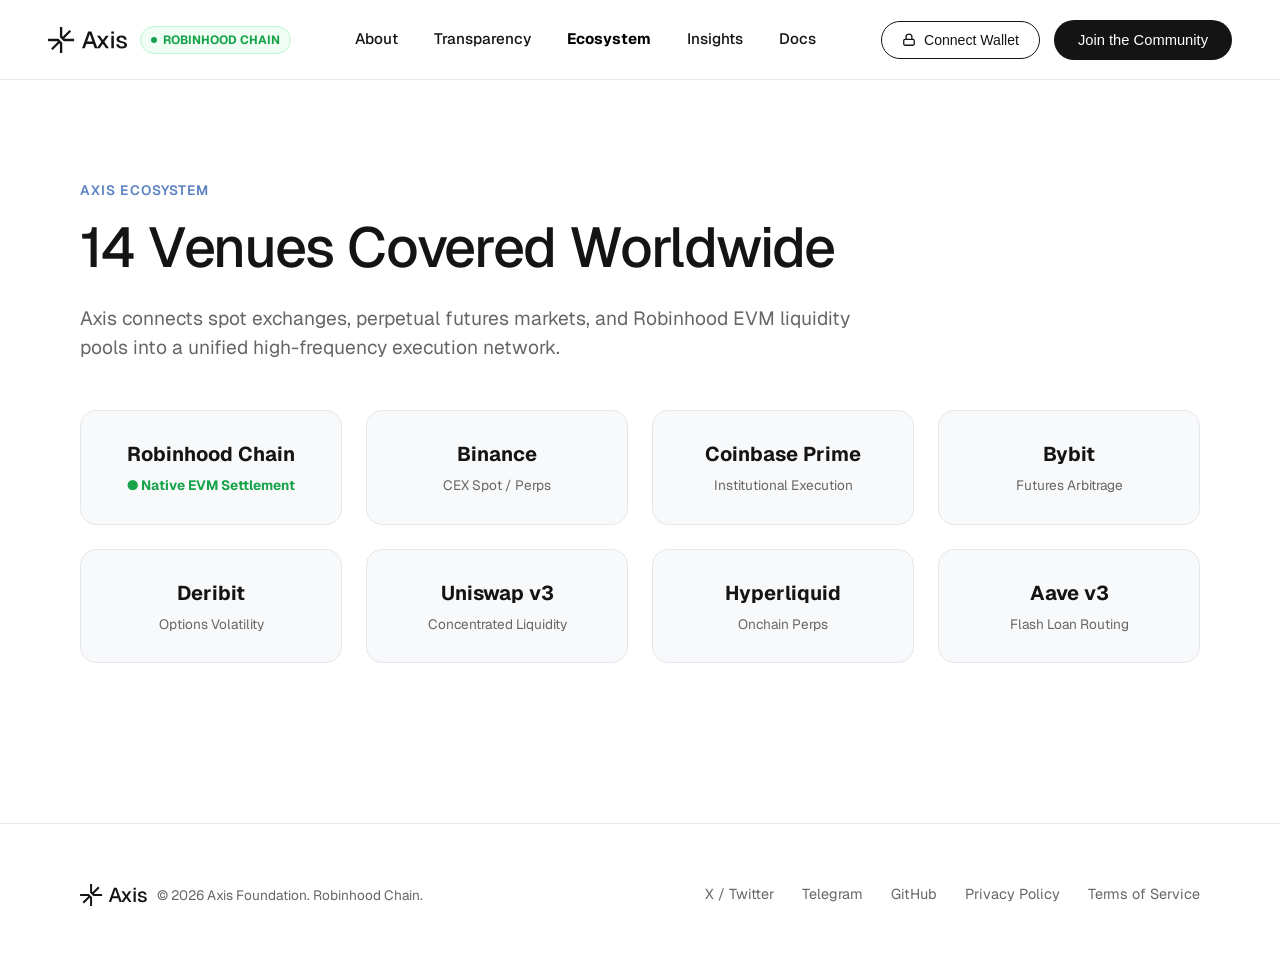
<file: ecosystem.html>
<!DOCTYPE html>
<html lang="en">
<head>
  <meta charset="UTF-8">
  <meta name="viewport" content="width=device-width, initial-scale=1.0">
  <title>Ecosystem — 14 Venues Covered | Axis Protocol</title>
  <meta name="description" content="Explore Axis 14 integrated trading venues, Robinhood Chain EVM DEX pools, and institutional partner web.">
  <link rel="stylesheet" href="styles.css">
  <link rel="icon" type="image/svg+xml" href="favicon.svg">
  <meta name="virtual-protocol-site-verification" content="f87c2e46c79f0bbdba3ab99dc760219c" />
</head>
<body>

  <!-- Navigation Bar -->
  <header class="navbar">
    <div style="display: flex; align-items: center;">
      <a href="index.html" class="brand-logo-wrap">
        <svg class="brand-svg" viewBox="0 0 92 30" fill="none" xmlns="http://www.w3.org/2000/svg">
          <path d="M16.4545 18.1115V30H13.7643V19.4278C13.7643 19.2981 13.7127 19.1737 13.621 19.082C13.43 18.8909 13.1203 18.891 12.9293 19.082L5.4361 26.5761L3.53331 24.6733L11.0271 17.1797C11.218 16.9888 11.218 16.6792 11.0271 16.4883C10.9354 16.3966 10.8111 16.3451 10.6814 16.3451H0.109375V13.6549H11.9978L16.4545 18.1115Z" fill="currentColor"/>
          <path d="M16.4545 10.572C16.4545 10.7017 16.506 10.826 16.5977 10.9177C16.7886 11.1087 17.0982 11.1087 17.2891 10.9177L24.7826 3.42393L26.6854 5.32673L19.1914 12.8199C19.0003 13.0109 19.0003 13.3206 19.1913 13.5116C19.2831 13.6034 19.4075 13.6549 19.5372 13.6549H30.1094V16.3451H18.2209L13.7643 11.8885V0H16.4545V10.572Z" fill="currentColor"/>
          <path d="M88.0107 14.6169C87.7097 13.0571 86.2594 12.1268 84.7544 12.1268C83.2768 12.1268 82.0728 12.8929 82.0728 14.179C82.1001 15.4925 83.7693 16.0124 85.3017 16.3134C88.9137 16.9701 91.2123 17.9279 91.2123 20.7737C91.2123 23.6195 88.3664 24.8783 85.2743 24.8783C81.5802 24.8783 78.9259 23.0175 78.707 19.9802L81.6897 19.7886C81.9907 21.4304 83.2494 22.4703 85.247 22.4703C86.5604 22.4703 88.2022 22.0051 88.2022 20.6369C88.1749 19.0771 86.3415 18.8856 84.7818 18.5299C81.6897 17.8731 79.0628 17.0249 79.0628 14.2611C79.0628 11.4427 81.3613 9.71875 84.9733 9.71875C88.1202 9.71875 90.5282 11.5521 90.9934 14.4527L88.0107 14.6169Z" fill="currentColor"/>
          <path d="M73.0977 10.047H75.9983V24.5498H73.0977V10.047ZM73.043 7.91266V5.14893H76.0803V7.91266H73.043Z" fill="currentColor"/>
          <path d="M66.7127 10.0469H70.0785L65.0435 17.1614L70.2974 24.5497H66.9316L63.2922 19.2137L59.6255 24.5497H56.2598L61.541 17.1341L56.506 10.0469H59.8718L63.2922 15.0818L66.7127 10.0469Z" fill="currentColor"/>
          <path d="M39.3027 24.5498L46.3079 5.12158H50.084L57.0892 24.5498H53.915L52.1637 19.4875H44.2282L42.4496 24.5498H39.3027ZM45.1586 16.8059H51.2333L48.1959 7.94005L45.1586 16.8059Z" fill="currentColor"/>
        </svg>
      </a>

      <div class="chain-tag">
        <span style="width: 6px; height: 6px; border-radius: 50%; background: #16a34a; display: inline-block;"></span>
        ROBINHOOD CHAIN
      </div>
    </div>

    <nav class="nav-menu">
      <a href="about.html" class="nav-item">About</a>
      <a href="transparency.html" class="nav-item">Transparency</a>
      <a href="ecosystem.html" class="nav-item" style="color: #000; font-weight: 700;">Ecosystem</a>
      <a href="insights.html" class="nav-item">Insights</a>
      <a href="docs.html" class="nav-item">Docs</a>
    </nav>

    <div style="display: flex; align-items: center; gap: 14px;">
      <button class="btn-outline-pill" style="padding: 10px 20px; font-size: 0.88rem;" id="navbarConnectBtn" onclick="connectRobinhoodWallet()">
        <svg width="14" height="14" viewBox="0 0 24 24" fill="none" stroke="currentColor" stroke-width="2.2"><rect x="3" y="11" width="18" height="10" rx="2"/><path d="M7 11V7a5 5 0 0 1 10 0v4"/></svg>
        <span>Connect Wallet</span>
      </button>

      <button class="btn-black-pill" onclick="openContactModal()">
        Join the Community
      </button>
    </div>
  </header>

  <!-- ECOSYSTEM PAGE CONTENT -->
  <main class="section-white">
    <div class="section-tag">AXIS ECOSYSTEM</div>
    <h1 class="section-heading" style="font-size: 3.5rem; margin-bottom: 24px;">14 Venues Covered Worldwide</h1>
    <p style="font-size: 1.2rem; color: var(--text-muted); max-width: 820px; margin-bottom: 48px;">
      Axis connects spot exchanges, perpetual futures markets, and Robinhood EVM liquidity pools into a unified high-frequency execution network.
    </p>

    <div style="display: grid; grid-template-columns: repeat(4, 1fr); gap: 24px; margin-bottom: 60px;">
      <div style="background: #f8f9fa; border: 1px solid #e5e7eb; border-radius: 16px; padding: 28px; text-align: center;">
        <div style="font-weight: 700; font-size: 1.25rem; margin-bottom: 6px;">Robinhood Chain</div>
        <div style="font-size: 0.85rem; color: #16a34a; font-weight: 700;">● Native EVM Settlement</div>
      </div>

      <div style="background: #f8f9fa; border: 1px solid #e5e7eb; border-radius: 16px; padding: 28px; text-align: center;">
        <div style="font-weight: 700; font-size: 1.25rem; margin-bottom: 6px;">Binance</div>
        <div style="font-size: 0.85rem; color: var(--text-muted);">CEX Spot / Perps</div>
      </div>

      <div style="background: #f8f9fa; border: 1px solid #e5e7eb; border-radius: 16px; padding: 28px; text-align: center;">
        <div style="font-weight: 700; font-size: 1.25rem; margin-bottom: 6px;">Coinbase Prime</div>
        <div style="font-size: 0.85rem; color: var(--text-muted);">Institutional Execution</div>
      </div>

      <div style="background: #f8f9fa; border: 1px solid #e5e7eb; border-radius: 16px; padding: 28px; text-align: center;">
        <div style="font-weight: 700; font-size: 1.25rem; margin-bottom: 6px;">Bybit</div>
        <div style="font-size: 0.85rem; color: var(--text-muted);">Futures Arbitrage</div>
      </div>

      <div style="background: #f8f9fa; border: 1px solid #e5e7eb; border-radius: 16px; padding: 28px; text-align: center;">
        <div style="font-weight: 700; font-size: 1.25rem; margin-bottom: 6px;">Deribit</div>
        <div style="font-size: 0.85rem; color: var(--text-muted);">Options Volatility</div>
      </div>

      <div style="background: #f8f9fa; border: 1px solid #e5e7eb; border-radius: 16px; padding: 28px; text-align: center;">
        <div style="font-weight: 700; font-size: 1.25rem; margin-bottom: 6px;">Uniswap v3</div>
        <div style="font-size: 0.85rem; color: var(--text-muted);">Concentrated Liquidity</div>
      </div>

      <div style="background: #f8f9fa; border: 1px solid #e5e7eb; border-radius: 16px; padding: 28px; text-align: center;">
        <div style="font-weight: 700; font-size: 1.25rem; margin-bottom: 6px;">Hyperliquid</div>
        <div style="font-size: 0.85rem; color: var(--text-muted);">Onchain Perps</div>
      </div>

      <div style="background: #f8f9fa; border: 1px solid #e5e7eb; border-radius: 16px; padding: 28px; text-align: center;">
        <div style="font-weight: 700; font-size: 1.25rem; margin-bottom: 6px;">Aave v3</div>
        <div style="font-size: 0.85rem; color: var(--text-muted);">Flash Loan Routing</div>
      </div>
    </div>
  </main>

  <!-- Site Footer -->
  <footer class="site-footer-white">
    <div class="footer-row">
      <div style="display: flex; align-items: center; gap: 10px;">
        <svg class="brand-svg" style="height: 22px;" viewBox="0 0 92 30" fill="none" xmlns="http://www.w3.org/2000/svg">
          <path d="M16.4545 18.1115V30H13.7643V19.4278C13.7643 19.2981 13.7127 19.1737 13.621 19.082C13.43 18.8909 13.1203 18.891 12.9293 19.082L5.4361 26.5761L3.53331 24.6733L11.0271 17.1797C11.218 16.9888 11.218 16.6792 11.0271 16.4883C10.9354 16.3966 10.8111 16.3451 10.6814 16.3451H0.109375V13.6549H11.9978L16.4545 18.1115Z" fill="currentColor"/>
          <path d="M16.4545 10.572C16.4545 10.7017 16.506 10.826 16.5977 10.9177C16.7886 11.1087 17.0982 11.1087 17.2891 10.9177L24.7826 3.42393L26.6854 5.32673L19.1914 12.8199C19.0003 13.0109 19.0003 13.3206 19.1913 13.5116C19.2831 13.6034 19.4075 13.6549 19.5372 13.6549H30.1094V16.3451H18.2209L13.7643 11.8885V0H16.4545V10.572Z" fill="currentColor"/>
          <path d="M88.0107 14.6169C87.7097 13.0571 86.2594 12.1268 84.7544 12.1268C83.2768 12.1268 82.0728 12.8929 82.0728 14.179C82.1001 15.4925 83.7693 16.0124 85.3017 16.3134C88.9137 16.9701 91.2123 17.9279 91.2123 20.7737C91.2123 23.6195 88.3664 24.8783 85.2743 24.8783C81.5802 24.8783 78.9259 23.0175 78.707 19.9802L81.6897 19.7886C81.9907 21.4304 83.2494 22.4703 85.247 22.4703C86.5604 22.4703 88.2022 22.0051 88.2022 20.6369C88.1749 19.0771 86.3415 18.8856 84.7818 18.5299C81.6897 17.8731 79.0628 17.0249 79.0628 14.2611C79.0628 11.4427 81.3613 9.71875 84.9733 9.71875C88.1202 9.71875 90.5282 11.5521 90.9934 14.4527L88.0107 14.6169Z" fill="currentColor"/>
          <path d="M73.0977 10.047H75.9983V24.5498H73.0977V10.047ZM73.043 7.91266V5.14893H76.0803V7.91266H73.043Z" fill="currentColor"/>
          <path d="M66.7127 10.0469H70.0785L65.0435 17.1614L70.2974 24.5497H66.9316L63.2922 19.2137L59.6255 24.5497H56.2598L61.541 17.1341L56.506 10.0469H59.8718L63.2922 15.0818L66.7127 10.0469Z" fill="currentColor"/>
          <path d="M39.3027 24.5498L46.3079 5.12158H50.084L57.0892 24.5498H53.915L52.1637 19.4875H44.2282L42.4496 24.5498H39.3027ZM45.1586 16.8059H51.2333L48.1959 7.94005L45.1586 16.8059Z" fill="currentColor"/>
        </svg>
        <span style="font-size: 0.85rem; color: var(--text-muted);">&copy; 2026 Axis Foundation. Robinhood Chain.</span>
      </div>

      <div class="footer-nav">
        <a href="https://x.com/AxisFDN" target="_blank" class="footer-link">X / Twitter</a>
        <a href="https://t.me/AxisFDN" target="_blank" class="footer-link">Telegram</a>
        <a href="https://github.com/caSSano22/axis" target="_blank" class="footer-link">GitHub</a>
        <a href="#" class="footer-link">Privacy Policy</a>
        <a href="#" class="footer-link">Terms of Service</a>
      </div>
    </div>
  </footer>

  <script src="app.js"></script>
</body>
</html>
</file>
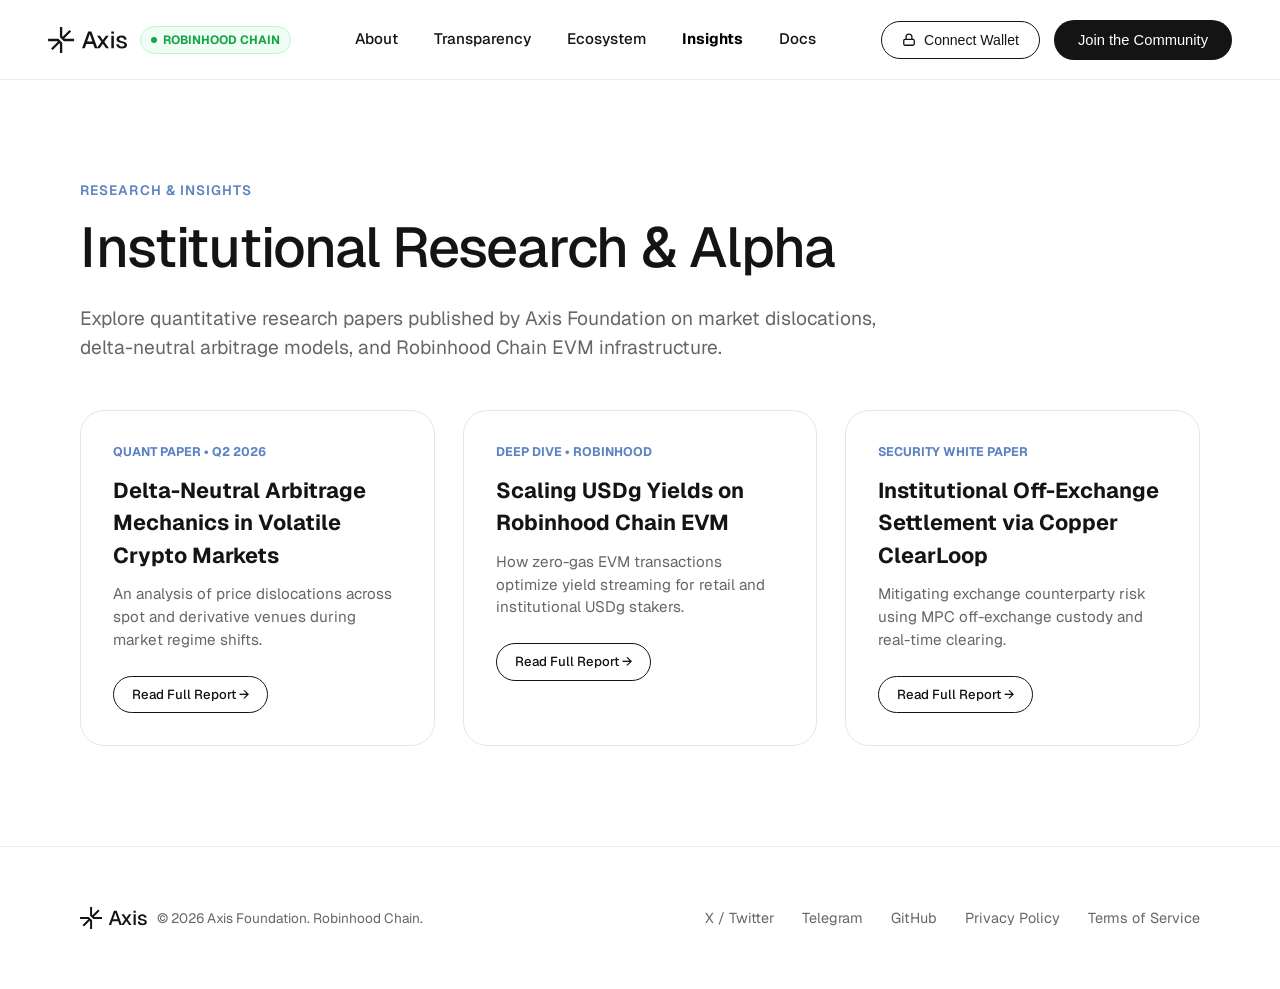
<file: insights.html>
<!DOCTYPE html>
<html lang="en">
<head>
  <meta charset="UTF-8">
  <meta name="viewport" content="width=device-width, initial-scale=1.0">
  <title>Insights & Research — Axis Foundation</title>
  <meta name="description" content="Read Axis Foundation latest research papers on delta-neutral market mechanics, Robinhood EVM yield scaling, and off-exchange security.">
  <link rel="stylesheet" href="styles.css">
  <link rel="icon" type="image/svg+xml" href="favicon.svg">
  <meta name="virtual-protocol-site-verification" content="f87c2e46c79f0bbdba3ab99dc760219c" />
</head>
<body>

  <!-- Navigation Bar -->
  <header class="navbar">
    <div style="display: flex; align-items: center;">
      <a href="index.html" class="brand-logo-wrap">
        <svg class="brand-svg" viewBox="0 0 92 30" fill="none" xmlns="http://www.w3.org/2000/svg">
          <path d="M16.4545 18.1115V30H13.7643V19.4278C13.7643 19.2981 13.7127 19.1737 13.621 19.082C13.43 18.8909 13.1203 18.891 12.9293 19.082L5.4361 26.5761L3.53331 24.6733L11.0271 17.1797C11.218 16.9888 11.218 16.6792 11.0271 16.4883C10.9354 16.3966 10.8111 16.3451 10.6814 16.3451H0.109375V13.6549H11.9978L16.4545 18.1115Z" fill="currentColor"/>
          <path d="M16.4545 10.572C16.4545 10.7017 16.506 10.826 16.5977 10.9177C16.7886 11.1087 17.0982 11.1087 17.2891 10.9177L24.7826 3.42393L26.6854 5.32673L19.1914 12.8199C19.0003 13.0109 19.0003 13.3206 19.1913 13.5116C19.2831 13.6034 19.4075 13.6549 19.5372 13.6549H30.1094V16.3451H18.2209L13.7643 11.8885V0H16.4545V10.572Z" fill="currentColor"/>
          <path d="M88.0107 14.6169C87.7097 13.0571 86.2594 12.1268 84.7544 12.1268C83.2768 12.1268 82.0728 12.8929 82.0728 14.179C82.1001 15.4925 83.7693 16.0124 85.3017 16.3134C88.9137 16.9701 91.2123 17.9279 91.2123 20.7737C91.2123 23.6195 88.3664 24.8783 85.2743 24.8783C81.5802 24.8783 78.9259 23.0175 78.707 19.9802L81.6897 19.7886C81.9907 21.4304 83.2494 22.4703 85.247 22.4703C86.5604 22.4703 88.2022 22.0051 88.2022 20.6369C88.1749 19.0771 86.3415 18.8856 84.7818 18.5299C81.6897 17.8731 79.0628 17.0249 79.0628 14.2611C79.0628 11.4427 81.3613 9.71875 84.9733 9.71875C88.1202 9.71875 90.5282 11.5521 90.9934 14.4527L88.0107 14.6169Z" fill="currentColor"/>
          <path d="M73.0977 10.047H75.9983V24.5498H73.0977V10.047ZM73.043 7.91266V5.14893H76.0803V7.91266H73.043Z" fill="currentColor"/>
          <path d="M66.7127 10.0469H70.0785L65.0435 17.1614L70.2974 24.5497H66.9316L63.2922 19.2137L59.6255 24.5497H56.2598L61.541 17.1341L56.506 10.0469H59.8718L63.2922 15.0818L66.7127 10.0469Z" fill="currentColor"/>
          <path d="M39.3027 24.5498L46.3079 5.12158H50.084L57.0892 24.5498H53.915L52.1637 19.4875H44.2282L42.4496 24.5498H39.3027ZM45.1586 16.8059H51.2333L48.1959 7.94005L45.1586 16.8059Z" fill="currentColor"/>
        </svg>
      </a>

      <div class="chain-tag">
        <span style="width: 6px; height: 6px; border-radius: 50%; background: #16a34a; display: inline-block;"></span>
        ROBINHOOD CHAIN
      </div>
    </div>

    <nav class="nav-menu">
      <a href="about.html" class="nav-item">About</a>
      <a href="transparency.html" class="nav-item">Transparency</a>
      <a href="ecosystem.html" class="nav-item">Ecosystem</a>
      <a href="insights.html" class="nav-item" style="color: #000; font-weight: 700;">Insights</a>
      <a href="docs.html" class="nav-item">Docs</a>
    </nav>

    <div style="display: flex; align-items: center; gap: 14px;">
      <button class="btn-outline-pill" style="padding: 10px 20px; font-size: 0.88rem;" id="navbarConnectBtn" onclick="connectRobinhoodWallet()">
        <svg width="14" height="14" viewBox="0 0 24 24" fill="none" stroke="currentColor" stroke-width="2.2"><rect x="3" y="11" width="18" height="10" rx="2"/><path d="M7 11V7a5 5 0 0 1 10 0v4"/></svg>
        <span>Connect Wallet</span>
      </button>

      <button class="btn-black-pill" onclick="openContactModal()">
        Join the Community
      </button>
    </div>
  </header>

  <!-- INSIGHTS PAGE CONTENT -->
  <main class="section-white">
    <div class="section-tag">RESEARCH & INSIGHTS</div>
    <h1 class="section-heading" style="font-size: 3.5rem; margin-bottom: 24px;">Institutional Research & Alpha</h1>
    <p style="font-size: 1.2rem; color: var(--text-muted); max-width: 820px; margin-bottom: 48px;">
      Explore quantitative research papers published by Axis Foundation on market dislocations, delta-neutral arbitrage models, and Robinhood Chain EVM infrastructure.
    </p>

    <div style="display: grid; grid-template-columns: repeat(3, 1fr); gap: 28px;">
      <div style="background: var(--bg-white); border: 1px solid #e5e7eb; border-radius: var(--radius-lg); padding: 32px;">
        <div style="font-size: 0.78rem; font-weight: 700; color: var(--bg-blue-grid); text-transform: uppercase; margin-bottom: 12px;">QUANT PAPER • Q2 2026</div>
        <h2 style="font-size: 1.35rem; font-weight: 700; margin-bottom: 12px;">Delta-Neutral Arbitrage Mechanics in Volatile Crypto Markets</h2>
        <p style="color: var(--text-muted); font-size: 0.95rem; line-height: 1.5; margin-bottom: 24px;">An analysis of price dislocations across spot and derivative venues during market regime shifts.</p>
        <a href="#" class="btn-outline-pill" style="padding: 8px 18px; font-size: 0.82rem;">Read Full Report →</a>
      </div>

      <div style="background: var(--bg-white); border: 1px solid #e5e7eb; border-radius: var(--radius-lg); padding: 32px;">
        <div style="font-size: 0.78rem; font-weight: 700; color: var(--bg-blue-grid); text-transform: uppercase; margin-bottom: 12px;">DEEP DIVE • ROBINHOOD</div>
        <h2 style="font-size: 1.35rem; font-weight: 700; margin-bottom: 12px;">Scaling USDg Yields on Robinhood Chain EVM</h2>
        <p style="color: var(--text-muted); font-size: 0.95rem; line-height: 1.5; margin-bottom: 24px;">How zero-gas EVM transactions optimize yield streaming for retail and institutional USDg stakers.</p>
        <a href="#" class="btn-outline-pill" style="padding: 8px 18px; font-size: 0.82rem;">Read Full Report →</a>
      </div>

      <div style="background: var(--bg-white); border: 1px solid #e5e7eb; border-radius: var(--radius-lg); padding: 32px;">
        <div style="font-size: 0.78rem; font-weight: 700; color: var(--bg-blue-grid); text-transform: uppercase; margin-bottom: 12px;">SECURITY WHITE PAPER</div>
        <h2 style="font-size: 1.35rem; font-weight: 700; margin-bottom: 12px;">Institutional Off-Exchange Settlement via Copper ClearLoop</h2>
        <p style="color: var(--text-muted); font-size: 0.95rem; line-height: 1.5; margin-bottom: 24px;">Mitigating exchange counterparty risk using MPC off-exchange custody and real-time clearing.</p>
        <a href="#" class="btn-outline-pill" style="padding: 8px 18px; font-size: 0.82rem;">Read Full Report →</a>
      </div>
    </div>
  </main>

  <!-- Site Footer -->
  <footer class="site-footer-white">
    <div class="footer-row">
      <div style="display: flex; align-items: center; gap: 10px;">
        <svg class="brand-svg" style="height: 22px;" viewBox="0 0 92 30" fill="none" xmlns="http://www.w3.org/2000/svg">
          <path d="M16.4545 18.1115V30H13.7643V19.4278C13.7643 19.2981 13.7127 19.1737 13.621 19.082C13.43 18.8909 13.1203 18.891 12.9293 19.082L5.4361 26.5761L3.53331 24.6733L11.0271 17.1797C11.218 16.9888 11.218 16.6792 11.0271 16.4883C10.9354 16.3966 10.8111 16.3451 10.6814 16.3451H0.109375V13.6549H11.9978L16.4545 18.1115Z" fill="currentColor"/>
          <path d="M16.4545 10.572C16.4545 10.7017 16.506 10.826 16.5977 10.9177C16.7886 11.1087 17.0982 11.1087 17.2891 10.9177L24.7826 3.42393L26.6854 5.32673L19.1914 12.8199C19.0003 13.0109 19.0003 13.3206 19.1913 13.5116C19.2831 13.6034 19.4075 13.6549 19.5372 13.6549H30.1094V16.3451H18.2209L13.7643 11.8885V0H16.4545V10.572Z" fill="currentColor"/>
          <path d="M88.0107 14.6169C87.7097 13.0571 86.2594 12.1268 84.7544 12.1268C83.2768 12.1268 82.0728 12.8929 82.0728 14.179C82.1001 15.4925 83.7693 16.0124 85.3017 16.3134C88.9137 16.9701 91.2123 17.9279 91.2123 20.7737C91.2123 23.6195 88.3664 24.8783 85.2743 24.8783C81.5802 24.8783 78.9259 23.0175 78.707 19.9802L81.6897 19.7886C81.9907 21.4304 83.2494 22.4703 85.247 22.4703C86.5604 22.4703 88.2022 22.0051 88.2022 20.6369C88.1749 19.0771 86.3415 18.8856 84.7818 18.5299C81.6897 17.8731 79.0628 17.0249 79.0628 14.2611C79.0628 11.4427 81.3613 9.71875 84.9733 9.71875C88.1202 9.71875 90.5282 11.5521 90.9934 14.4527L88.0107 14.6169Z" fill="currentColor"/>
          <path d="M73.0977 10.047H75.9983V24.5498H73.0977V10.047ZM73.043 7.91266V5.14893H76.0803V7.91266H73.043Z" fill="currentColor"/>
          <path d="M66.7127 10.0469H70.0785L65.0435 17.1614L70.2974 24.5497H66.9316L63.2922 19.2137L59.6255 24.5497H56.2598L61.541 17.1341L56.506 10.0469H59.8718L63.2922 15.0818L66.7127 10.0469Z" fill="currentColor"/>
          <path d="M39.3027 24.5498L46.3079 5.12158H50.084L57.0892 24.5498H53.915L52.1637 19.4875H44.2282L42.4496 24.5498H39.3027ZM45.1586 16.8059H51.2333L48.1959 7.94005L45.1586 16.8059Z" fill="currentColor"/>
        </svg>
        <span style="font-size: 0.85rem; color: var(--text-muted);">&copy; 2026 Axis Foundation. Robinhood Chain.</span>
      </div>

      <div class="footer-nav">
        <a href="https://x.com/AxisFDN" target="_blank" class="footer-link">X / Twitter</a>
        <a href="https://t.me/AxisFDN" target="_blank" class="footer-link">Telegram</a>
        <a href="https://github.com/caSSano22/axis" target="_blank" class="footer-link">GitHub</a>
        <a href="#" class="footer-link">Privacy Policy</a>
        <a href="#" class="footer-link">Terms of Service</a>
      </div>
    </div>
  </footer>

  <script src="app.js"></script>
</body>
</html>
</file>
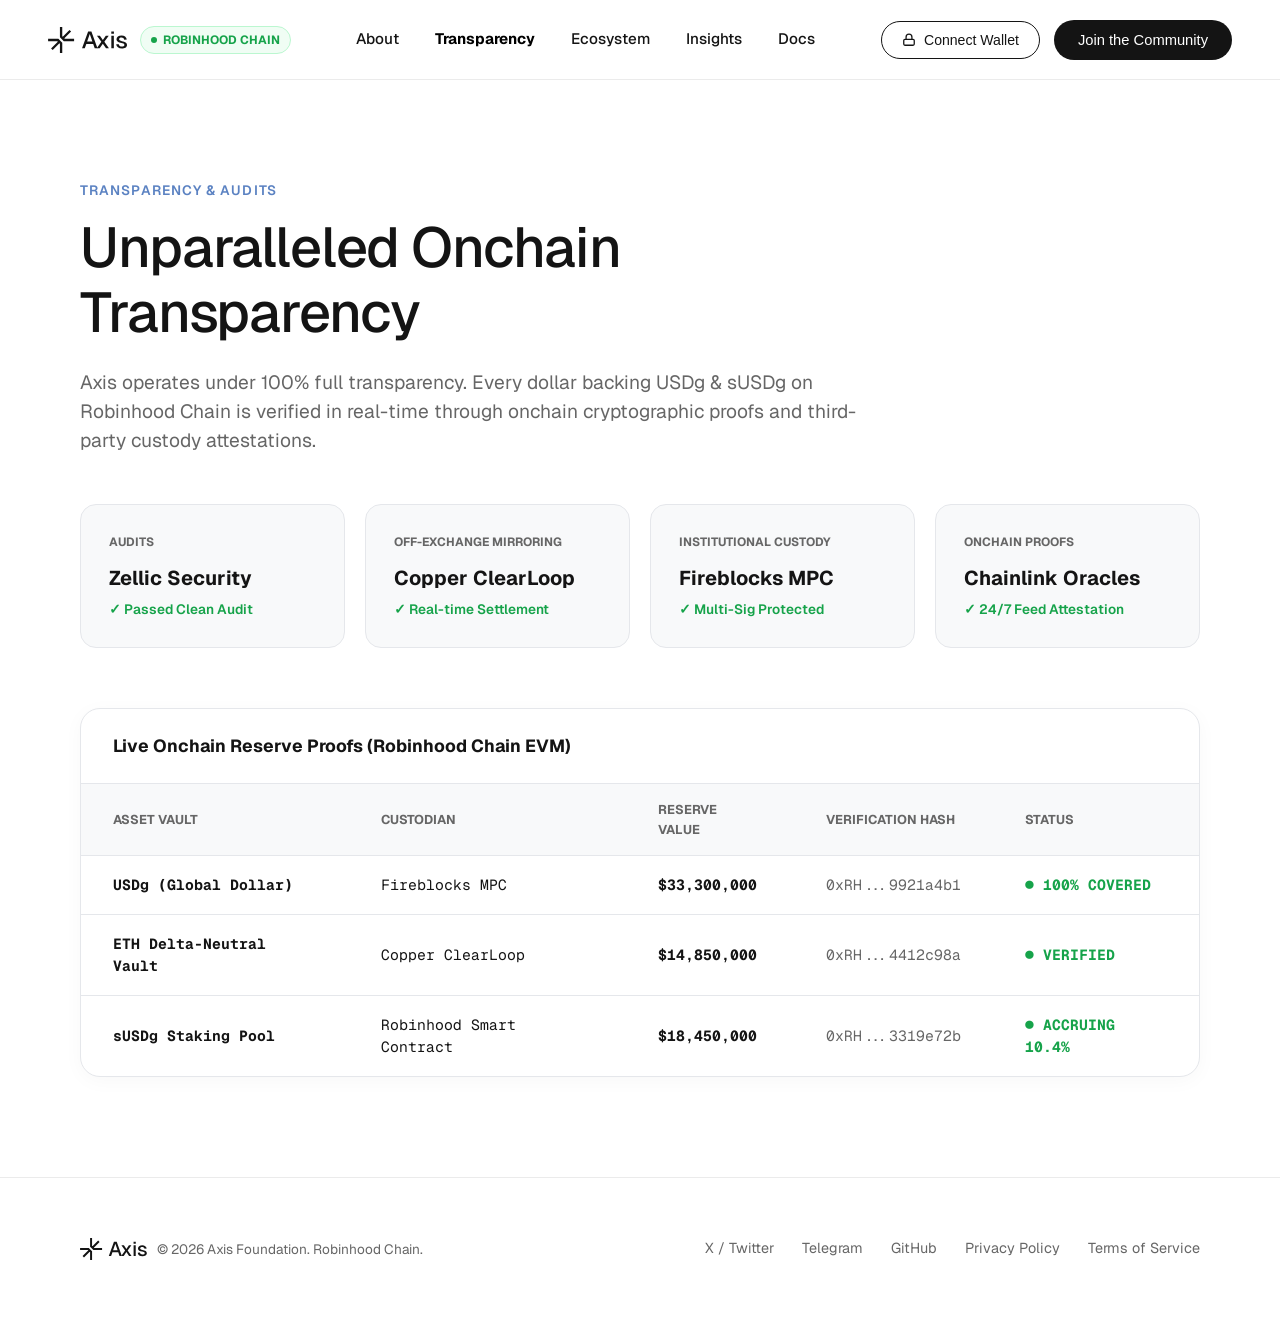
<file: transparency.html>
<!DOCTYPE html>
<html lang="en">
<head>
  <meta charset="UTF-8">
  <meta name="viewport" content="width=device-width, initial-scale=1.0">
  <title>Transparency & Proof of Reserves — Axis Protocol</title>
  <meta name="description" content="View live onchain audit reports, Copper ClearLoop custody metrics, and Chainlink oracle attestations for Axis USDg.">
  <link rel="stylesheet" href="styles.css">
  <link rel="icon" type="image/svg+xml" href="favicon.svg">
  <meta name="virtual-protocol-site-verification" content="f87c2e46c79f0bbdba3ab99dc760219c" />
</head>
<body>

  <!-- Navigation Bar -->
  <header class="navbar">
    <div style="display: flex; align-items: center;">
      <a href="index.html" class="brand-logo-wrap">
        <svg class="brand-svg" viewBox="0 0 92 30" fill="none" xmlns="http://www.w3.org/2000/svg">
          <path d="M16.4545 18.1115V30H13.7643V19.4278C13.7643 19.2981 13.7127 19.1737 13.621 19.082C13.43 18.8909 13.1203 18.891 12.9293 19.082L5.4361 26.5761L3.53331 24.6733L11.0271 17.1797C11.218 16.9888 11.218 16.6792 11.0271 16.4883C10.9354 16.3966 10.8111 16.3451 10.6814 16.3451H0.109375V13.6549H11.9978L16.4545 18.1115Z" fill="currentColor"/>
          <path d="M16.4545 10.572C16.4545 10.7017 16.506 10.826 16.5977 10.9177C16.7886 11.1087 17.0982 11.1087 17.2891 10.9177L24.7826 3.42393L26.6854 5.32673L19.1914 12.8199C19.0003 13.0109 19.0003 13.3206 19.1913 13.5116C19.2831 13.6034 19.4075 13.6549 19.5372 13.6549H30.1094V16.3451H18.2209L13.7643 11.8885V0H16.4545V10.572Z" fill="currentColor"/>
          <path d="M88.0107 14.6169C87.7097 13.0571 86.2594 12.1268 84.7544 12.1268C83.2768 12.1268 82.0728 12.8929 82.0728 14.179C82.1001 15.4925 83.7693 16.0124 85.3017 16.3134C88.9137 16.9701 91.2123 17.9279 91.2123 20.7737C91.2123 23.6195 88.3664 24.8783 85.2743 24.8783C81.5802 24.8783 78.9259 23.0175 78.707 19.9802L81.6897 19.7886C81.9907 21.4304 83.2494 22.4703 85.247 22.4703C86.5604 22.4703 88.2022 22.0051 88.2022 20.6369C88.1749 19.0771 86.3415 18.8856 84.7818 18.5299C81.6897 17.8731 79.0628 17.0249 79.0628 14.2611C79.0628 11.4427 81.3613 9.71875 84.9733 9.71875C88.1202 9.71875 90.5282 11.5521 90.9934 14.4527L88.0107 14.6169Z" fill="currentColor"/>
          <path d="M73.0977 10.047H75.9983V24.5498H73.0977V10.047ZM73.043 7.91266V5.14893H76.0803V7.91266H73.043Z" fill="currentColor"/>
          <path d="M66.7127 10.0469H70.0785L65.0435 17.1614L70.2974 24.5497H66.9316L63.2922 19.2137L59.6255 24.5497H56.2598L61.541 17.1341L56.506 10.0469H59.8718L63.2922 15.0818L66.7127 10.0469Z" fill="currentColor"/>
          <path d="M39.3027 24.5498L46.3079 5.12158H50.084L57.0892 24.5498H53.915L52.1637 19.4875H44.2282L42.4496 24.5498H39.3027ZM45.1586 16.8059H51.2333L48.1959 7.94005L45.1586 16.8059Z" fill="currentColor"/>
        </svg>
      </a>

      <div class="chain-tag">
        <span style="width: 6px; height: 6px; border-radius: 50%; background: #16a34a; display: inline-block;"></span>
        ROBINHOOD CHAIN
      </div>
    </div>

    <nav class="nav-menu">
      <a href="about.html" class="nav-item">About</a>
      <a href="transparency.html" class="nav-item" style="color: #000; font-weight: 700;">Transparency</a>
      <a href="ecosystem.html" class="nav-item">Ecosystem</a>
      <a href="insights.html" class="nav-item">Insights</a>
      <a href="docs.html" class="nav-item">Docs</a>
    </nav>

    <div style="display: flex; align-items: center; gap: 14px;">
      <button class="btn-outline-pill" style="padding: 10px 20px; font-size: 0.88rem;" id="navbarConnectBtn" onclick="connectRobinhoodWallet()">
        <svg width="14" height="14" viewBox="0 0 24 24" fill="none" stroke="currentColor" stroke-width="2.2"><rect x="3" y="11" width="18" height="10" rx="2"/><path d="M7 11V7a5 5 0 0 1 10 0v4"/></svg>
        <span>Connect Wallet</span>
      </button>

      <button class="btn-black-pill" onclick="openContactModal()">
        Join the Community
      </button>
    </div>
  </header>

  <!-- TRANSPARENCY PAGE CONTENT -->
  <main class="section-white">
    <div class="section-tag">TRANSPARENCY & AUDITS</div>
    <h1 class="section-heading" style="font-size: 3.5rem; margin-bottom: 24px;">Unparalleled Onchain Transparency</h1>
    <p style="font-size: 1.2rem; color: var(--text-muted); max-width: 820px; margin-bottom: 48px;">
      Axis operates under 100% full transparency. Every dollar backing USDg & sUSDg on Robinhood Chain is verified in real-time through onchain cryptographic proofs and third-party custody attestations.
    </p>

    <!-- Audit Badges Grid -->
    <div style="display: grid; grid-template-columns: repeat(4, 1fr); gap: 20px; margin-bottom: 60px;">
      <div style="background: #f8f9fa; border: 1px solid #e5e7eb; border-radius: 16px; padding: 28px;">
        <div style="font-size: 0.75rem; font-weight: 700; color: var(--text-muted); text-transform: uppercase; margin-bottom: 12px;">Audits</div>
        <div style="font-size: 1.25rem; font-weight: 700; margin-bottom: 6px;">Zellic Security</div>
        <div style="font-size: 0.85rem; color: #16a34a; font-weight: 600;">✓ Passed Clean Audit</div>
      </div>

      <div style="background: #f8f9fa; border: 1px solid #e5e7eb; border-radius: 16px; padding: 28px;">
        <div style="font-size: 0.75rem; font-weight: 700; color: var(--text-muted); text-transform: uppercase; margin-bottom: 12px;">Off-Exchange Mirroring</div>
        <div style="font-size: 1.25rem; font-weight: 700; margin-bottom: 6px;">Copper ClearLoop</div>
        <div style="font-size: 0.85rem; color: #16a34a; font-weight: 600;">✓ Real-time Settlement</div>
      </div>

      <div style="background: #f8f9fa; border: 1px solid #e5e7eb; border-radius: 16px; padding: 28px;">
        <div style="font-size: 0.75rem; font-weight: 700; color: var(--text-muted); text-transform: uppercase; margin-bottom: 12px;">Institutional Custody</div>
        <div style="font-size: 1.25rem; font-weight: 700; margin-bottom: 6px;">Fireblocks MPC</div>
        <div style="font-size: 0.85rem; color: #16a34a; font-weight: 600;">✓ Multi-Sig Protected</div>
      </div>

      <div style="background: #f8f9fa; border: 1px solid #e5e7eb; border-radius: 16px; padding: 28px;">
        <div style="font-size: 0.75rem; font-weight: 700; color: var(--text-muted); text-transform: uppercase; margin-bottom: 12px;">Onchain Proofs</div>
        <div style="font-size: 1.25rem; font-weight: 700; margin-bottom: 6px;">Chainlink Oracles</div>
        <div style="font-size: 0.85rem; color: #16a34a; font-weight: 600;">✓ 24/7 Feed Attestation</div>
      </div>
    </div>

    <!-- Onchain Proof of Reserves Table -->
    <div style="background: var(--bg-white); border: 1px solid #e5e7eb; border-radius: 20px; overflow: hidden; box-shadow: 0 4px 20px rgba(0,0,0,0.03);">
      <div style="padding: 24px 32px; border-bottom: 1px solid #e5e7eb; font-weight: 700; font-size: 1.1rem;">Live Onchain Reserve Proofs (Robinhood Chain EVM)</div>
      <table style="width: 100%; border-collapse: collapse; text-align: left; font-size: 0.92rem;">
        <thead>
          <tr style="background: #f8f9fa; border-bottom: 1px solid #e5e7eb; color: var(--text-muted); font-size: 0.8rem; text-transform: uppercase;">
            <th style="padding: 16px 32px;">Asset Vault</th>
            <th style="padding: 16px 32px;">Custodian</th>
            <th style="padding: 16px 32px;">Reserve Value</th>
            <th style="padding: 16px 32px;">Verification Hash</th>
            <th style="padding: 16px 32px;">Status</th>
          </tr>
        </thead>
        <tbody class="mono-text">
          <tr style="border-bottom: 1px solid #e5e7eb;">
            <td style="padding: 18px 32px; font-weight: 700;">USDg (Global Dollar)</td>
            <td style="padding: 18px 32px;">Fireblocks MPC</td>
            <td style="padding: 18px 32px; font-weight: 700;">$33,300,000</td>
            <td style="padding: 18px 32px; color: var(--text-muted);">0xRH...9921a4b1</td>
            <td style="padding: 18px 32px; color: #16a34a; font-weight: 700;">● 100% COVERED</td>
          </tr>
          <tr style="border-bottom: 1px solid #e5e7eb;">
            <td style="padding: 18px 32px; font-weight: 700;">ETH Delta-Neutral Vault</td>
            <td style="padding: 18px 32px;">Copper ClearLoop</td>
            <td style="padding: 18px 32px; font-weight: 700;">$14,850,000</td>
            <td style="padding: 18px 32px; color: var(--text-muted);">0xRH...4412c98a</td>
            <td style="padding: 18px 32px; color: #16a34a; font-weight: 700;">● VERIFIED</td>
          </tr>
          <tr>
            <td style="padding: 18px 32px; font-weight: 700;">sUSDg Staking Pool</td>
            <td style="padding: 18px 32px;">Robinhood Smart Contract</td>
            <td style="padding: 18px 32px; font-weight: 700;">$18,450,000</td>
            <td style="padding: 18px 32px; color: var(--text-muted);">0xRH...3319e72b</td>
            <td style="padding: 18px 32px; color: #16a34a; font-weight: 700;">● ACCRUING 10.4%</td>
          </tr>
        </tbody>
      </table>
    </div>
  </main>

  <!-- Site Footer -->
  <footer class="site-footer-white">
    <div class="footer-row">
      <div style="display: flex; align-items: center; gap: 10px;">
        <svg class="brand-svg" style="height: 22px;" viewBox="0 0 92 30" fill="none" xmlns="http://www.w3.org/2000/svg">
          <path d="M16.4545 18.1115V30H13.7643V19.4278C13.7643 19.2981 13.7127 19.1737 13.621 19.082C13.43 18.8909 13.1203 18.891 12.9293 19.082L5.4361 26.5761L3.53331 24.6733L11.0271 17.1797C11.218 16.9888 11.218 16.6792 11.0271 16.4883C10.9354 16.3966 10.8111 16.3451 10.6814 16.3451H0.109375V13.6549H11.9978L16.4545 18.1115Z" fill="currentColor"/>
          <path d="M16.4545 10.572C16.4545 10.7017 16.506 10.826 16.5977 10.9177C16.7886 11.1087 17.0982 11.1087 17.2891 10.9177L24.7826 3.42393L26.6854 5.32673L19.1914 12.8199C19.0003 13.0109 19.0003 13.3206 19.1913 13.5116C19.2831 13.6034 19.4075 13.6549 19.5372 13.6549H30.1094V16.3451H18.2209L13.7643 11.8885V0H16.4545V10.572Z" fill="currentColor"/>
          <path d="M88.0107 14.6169C87.7097 13.0571 86.2594 12.1268 84.7544 12.1268C83.2768 12.1268 82.0728 12.8929 82.0728 14.179C82.1001 15.4925 83.7693 16.0124 85.3017 16.3134C88.9137 16.9701 91.2123 17.9279 91.2123 20.7737C91.2123 23.6195 88.3664 24.8783 85.2743 24.8783C81.5802 24.8783 78.9259 23.0175 78.707 19.9802L81.6897 19.7886C81.9907 21.4304 83.2494 22.4703 85.247 22.4703C86.5604 22.4703 88.2022 22.0051 88.2022 20.6369C88.1749 19.0771 86.3415 18.8856 84.7818 18.5299C81.6897 17.8731 79.0628 17.0249 79.0628 14.2611C79.0628 11.4427 81.3613 9.71875 84.9733 9.71875C88.1202 9.71875 90.5282 11.5521 90.9934 14.4527L88.0107 14.6169Z" fill="currentColor"/>
          <path d="M73.0977 10.047H75.9983V24.5498H73.0977V10.047ZM73.043 7.91266V5.14893H76.0803V7.91266H73.043Z" fill="currentColor"/>
          <path d="M66.7127 10.0469H70.0785L65.0435 17.1614L70.2974 24.5497H66.9316L63.2922 19.2137L59.6255 24.5497H56.2598L61.541 17.1341L56.506 10.0469H59.8718L63.2922 15.0818L66.7127 10.0469Z" fill="currentColor"/>
          <path d="M39.3027 24.5498L46.3079 5.12158H50.084L57.0892 24.5498H53.915L52.1637 19.4875H44.2282L42.4496 24.5498H39.3027ZM45.1586 16.8059H51.2333L48.1959 7.94005L45.1586 16.8059Z" fill="currentColor"/>
        </svg>
        <span style="font-size: 0.85rem; color: var(--text-muted);">&copy; 2026 Axis Foundation. Robinhood Chain.</span>
      </div>

      <div class="footer-nav">
        <a href="https://x.com/AxisFDN" target="_blank" class="footer-link">X / Twitter</a>
        <a href="https://t.me/AxisFDN" target="_blank" class="footer-link">Telegram</a>
        <a href="https://github.com/caSSano22/axis" target="_blank" class="footer-link">GitHub</a>
        <a href="#" class="footer-link">Privacy Policy</a>
        <a href="#" class="footer-link">Terms of Service</a>
      </div>
    </div>
  </footer>

  <script src="app.js"></script>
</body>
</html>
</file>
<file: styles.css>
/* ==========================================================================
   AXIS.TO - EXACT VISUAL REPLICA STYLESHEET
   Aesthetics: Pure Clean White (#ffffff), Periwinkle Blue Grid Pattern (#5b82c2),
               Geist Typography, Crisp Black Pill Buttons, Institutional Minimalism
   ========================================================================== */

@import url('https://fonts.googleapis.com/css2?family=Geist:wght@300;400;500;600;700&family=Geist+Mono:wght@400;500;600&display=swap');

:root {
  --bg-white: #ffffff;
  --bg-blue-grid: #5b82c2;
  --bg-blue-tile: #4e74b3;

  --text-black: #141414;
  --text-muted: #666666;
  --text-light-muted: #8f8f8f;

  --accent-green: #10b981;
  --accent-green-bg: #e6f4ea;

  --font-sans: 'Geist', -apple-system, BlinkMacSystemFont, 'Segoe UI', Roboto, sans-serif;
  --font-mono: 'Geist Mono', monospace;

  --border-light: rgba(0, 0, 0, 0.08);
  --border-dark: #141414;

  --radius-pill: 9999px;
  --radius-card: 16px;
  --radius-lg: 24px;
}

*, *::before, *::after {
  box-sizing: border-box;
  margin: 0;
  padding: 0;
}

html {
  scroll-behavior: smooth;
  font-size: 16px;
  background-color: var(--bg-white);
  color: var(--text-black);
  font-family: var(--font-sans);
  -webkit-font-smoothing: antialiased;
}

body {
  min-height: 100vh;
  position: relative;
  overflow-x: hidden;
  line-height: 1.5;
}

.mono-text { font-family: var(--font-mono); }

/* Navigation Bar */
.navbar {
  position: sticky;
  top: 0;
  z-index: 100;
  height: 80px;
  display: flex;
  align-items: center;
  justify-content: space-between;
  padding: 0 48px;
  background: var(--bg-white);
  border-bottom: 1px solid var(--border-light);
}

.brand-logo-wrap {
  display: flex;
  align-items: center;
  gap: 10px;
  text-decoration: none;
  color: var(--text-black);
}

.brand-svg {
  height: 26px;
  width: auto;
}

.chain-tag {
  display: inline-flex;
  align-items: center;
  gap: 6px;
  background: #f0fdf4;
  border: 1px solid #bbf7d0;
  color: #16a34a;
  padding: 4px 10px;
  border-radius: var(--radius-pill);
  font-size: 0.75rem;
  font-weight: 700;
  margin-left: 12px;
}

.nav-menu {
  display: flex;
  align-items: center;
  gap: 36px;
}

.nav-item {
  color: var(--text-black);
  text-decoration: none;
  font-size: 0.95rem;
  font-weight: 500;
  transition: opacity 0.2s ease;
}

.nav-item:hover {
  opacity: 0.7;
}

.btn-black-pill {
  background: var(--text-black);
  color: var(--bg-white);
  padding: 12px 24px;
  border-radius: var(--radius-pill);
  font-size: 0.92rem;
  font-weight: 500;
  border: none;
  cursor: pointer;
  text-decoration: none;
  display: inline-flex;
  align-items: center;
  justify-content: center;
  gap: 8px;
  transition: all 0.2s ease;
}

.btn-black-pill:hover {
  background: #333333;
  transform: translateY(-1px);
}

.btn-outline-pill {
  background: transparent;
  color: var(--text-black);
  padding: 12px 24px;
  border-radius: var(--radius-pill);
  font-size: 0.92rem;
  font-weight: 500;
  border: 1px solid var(--text-black);
  cursor: pointer;
  text-decoration: none;
  display: inline-flex;
  align-items: center;
  justify-content: center;
  gap: 8px;
  transition: all 0.2s ease;
}

.btn-outline-pill:hover {
  background: rgba(0, 0, 0, 0.05);
}

/* HERO SECTION - Split Layout */
.hero-split {
  display: grid;
  grid-template-columns: 1fr 1fr;
  min-height: calc(100vh - 80px);
}

/* Left Side - Pure White */
.hero-left {
  background: var(--bg-white);
  padding: 80px 60px 60px 80px;
  display: flex;
  flex-direction: column;
  justify-content: space-between;
}

.hero-main-title {
  font-size: 4.2rem;
  font-weight: 500;
  line-height: 1.08;
  letter-spacing: -0.03em;
  color: var(--text-black);
  margin-bottom: 24px;
}

.hero-sub-text {
  font-size: 1.15rem;
  color: var(--text-muted);
  max-width: 440px;
  margin-bottom: 36px;
  line-height: 1.5;
}

.backed-section {
  margin-top: 60px;
}

.backed-title {
  font-size: 0.85rem;
  color: var(--text-muted);
  margin-bottom: 18px;
}

.backed-logos-row {
  display: flex;
  align-items: center;
  gap: 36px;
}

.backed-logo-text {
  font-size: 1.1rem;
  font-weight: 700;
  letter-spacing: 0.02em;
  color: var(--text-black);
  display: flex;
  align-items: center;
  gap: 8px;
}

/* Right Side - Periwinkle Blue Grid Canvas with Halftone Asterisks */
.hero-right-grid {
  background-color: var(--bg-blue-grid);
  position: relative;
  overflow: hidden;
  padding: 60px;
  display: flex;
  align-items: center;
  justify-content: center;
}

/* Mouse Tracking Spotlight Glow Overlay */
.grid-spotlight-glow {
  position: absolute;
  inset: 0;
  pointer-events: none;
  z-index: 1;
  background: radial-gradient(600px circle at var(--mouse-x, 50%) var(--mouse-y, 50%), rgba(255, 255, 255, 0.22), transparent 40%);
  transition: opacity 0.3s ease;
}

/* SVG Halftone Grid Background Overlay */
.grid-pattern-bg {
  position: absolute;
  inset: 0;
  width: 100%;
  height: 100%;
  z-index: 0;
  opacity: 0.45;
  pointer-events: none;
}

/* Stack Stat Card - Crisp White with 3D Tilt Effect */
.stat-card-white {
  position: relative;
  z-index: 2;
  background: var(--bg-white);
  border-radius: var(--radius-card);
  padding: 36px 36px 28px;
  width: 100%;
  max-width: 460px;
  box-shadow: 0 25px 60px rgba(0, 0, 0, 0.15);
  transform-style: preserve-3d;
  transition: transform 0.15s cubic-bezier(0.2, 0.8, 0.2, 1), box-shadow 0.3s ease;
  will-change: transform;
}

.stat-card-white:hover {
  box-shadow: 0 35px 80px rgba(0, 0, 0, 0.22);
}

/* Button Shimmer Effect */
.btn-black-pill {
  position: relative;
  overflow: hidden;
}

.btn-black-pill::after {
  content: '';
  position: absolute;
  top: -50%;
  left: -50%;
  width: 200%;
  height: 200%;
  background: linear-gradient(60deg, transparent, rgba(255, 255, 255, 0.25), transparent);
  transform: rotate(30deg) translateX(-100%);
  transition: transform 0.65s cubic-bezier(0.16, 1, 0.3, 1);
}

.btn-black-pill:hover::after {
  transform: rotate(30deg) translateX(100%);
}

/* Floating & Rotating Star Animation */
@keyframes floatSpin {
  0% { transform: translateY(0) rotate(0deg); }
  50% { transform: translateY(-6px) rotate(90deg); }
  100% { transform: translateY(0) rotate(180deg); }
}

.axis-star-icon {
  width: 32px;
  height: 32px;
  margin-bottom: 16px;
  animation: floatSpin 12s cubic-bezier(0.4, 0, 0.2, 1) infinite;
  display: block;
}

/* Scroll Reveal Animations */
.reveal-on-scroll {
  opacity: 0;
  transform: translateY(30px);
  transition: opacity 0.8s cubic-bezier(0.16, 1, 0.3, 1), transform 0.8s cubic-bezier(0.16, 1, 0.3, 1);
}

.reveal-on-scroll.visible {
  opacity: 1;
  transform: translateY(0);
}


.stat-card-header {
  margin-bottom: 28px;
}

.axis-star-icon {
  width: 32px;
  height: 32px;
  margin-bottom: 16px;
}

.stat-number-huge {
  font-size: 4.2rem;
  font-weight: 500;
  line-height: 1;
  color: var(--text-black);
  margin-bottom: 12px;
  letter-spacing: -0.03em;
}

.stat-badge-row {
  display: flex;
  align-items: center;
  gap: 8px;
  font-size: 0.95rem;
  font-weight: 500;
  color: var(--text-black);
}

.green-pulse-dot {
  width: 8px;
  height: 8px;
  background-color: var(--accent-green);
  border-radius: 50%;
  display: inline-block;
}

.stat-sub-grid {
  display: grid;
  grid-template-columns: repeat(3, 1fr);
  gap: 16px;
  margin-top: 28px;
  padding-top: 20px;
  border-top: 1px solid rgba(0, 0, 0, 0.1);
}

.sub-stat-box {
  display: flex;
  flex-direction: column;
}

.sub-stat-val {
  font-size: 1.35rem;
  font-weight: 600;
  color: var(--text-black);
  letter-spacing: -0.02em;
}

.sub-stat-label {
  font-size: 0.78rem;
  color: var(--text-muted);
  margin-top: 2px;
}

/* SECTIONS - ABOUT & DAPP */
.section-white {
  padding: 100px 80px;
  max-width: 1360px;
  margin: 0 auto;
}

.section-tag {
  font-size: 0.85rem;
  font-weight: 600;
  color: var(--bg-blue-grid);
  text-transform: uppercase;
  letter-spacing: 0.08em;
  margin-bottom: 16px;
}

.section-heading {
  font-size: 2.8rem;
  font-weight: 500;
  line-height: 1.15;
  letter-spacing: -0.02em;
  margin-bottom: 24px;
  max-width: 780px;
}

/* Interactive dApp Section */
.dapp-card-white {
  background: var(--bg-white);
  border: 1px solid rgba(0, 0, 0, 0.12);
  border-radius: var(--radius-lg);
  padding: 40px;
  box-shadow: 0 10px 40px rgba(0, 0, 0, 0.06);
}

.dapp-tabs-row {
  display: flex;
  gap: 8px;
  background: #f4f4f5;
  padding: 4px;
  border-radius: var(--radius-pill);
  margin-bottom: 28px;
  width: fit-content;
}

.dapp-tab {
  padding: 8px 24px;
  border-radius: var(--radius-pill);
  font-size: 0.9rem;
  font-weight: 600;
  color: var(--text-muted);
  background: transparent;
  border: none;
  cursor: pointer;
  transition: all 0.2s ease;
}

.dapp-tab.active {
  background: var(--text-black);
  color: var(--bg-white);
}

.input-container {
  background: #f8f9fa;
  border: 1px solid #e5e7eb;
  border-radius: 14px;
  padding: 16px 20px;
  margin-bottom: 20px;
}

.amount-input {
  background: transparent;
  border: none;
  outline: none;
  font-size: 1.8rem;
  font-weight: 600;
  color: var(--text-black);
  font-family: var(--font-mono);
  width: 100%;
}

.preset-btns {
  display: flex;
  gap: 8px;
  margin-top: 12px;
}

.preset-btn {
  padding: 6px 14px;
  border-radius: 20px;
  background: var(--bg-white);
  border: 1px solid #e5e7eb;
  font-size: 0.8rem;
  font-weight: 600;
  color: var(--text-black);
  cursor: pointer;
}

.preset-btn:hover {
  border-color: var(--text-black);
}

/* Footer */
.site-footer-white {
  background: var(--bg-white);
  border-top: 1px solid var(--border-light);
  padding: 60px 80px;
}

.footer-row {
  display: flex;
  align-items: center;
  justify-content: space-between;
  max-width: 1360px;
  margin: 0 auto;
}

.footer-nav {
  display: flex;
  gap: 28px;
}

.footer-link {
  color: var(--text-muted);
  text-decoration: none;
  font-size: 0.9rem;
}

.footer-link:hover {
  color: var(--text-black);
}

/* Modals & Toasts */
.modal-backdrop {
  position: fixed;
  inset: 0;
  background: rgba(0, 0, 0, 0.5);
  backdrop-filter: blur(6px);
  z-index: 500;
  display: flex;
  align-items: center;
  justify-content: center;
  padding: 20px;
  opacity: 0;
  pointer-events: none;
  transition: opacity 0.3s ease;
}

.modal-backdrop.open {
  opacity: 1;
  pointer-events: auto;
}

.modal-card {
  background: var(--bg-white);
  border-radius: var(--radius-lg);
  padding: 36px;
  max-width: 440px;
  width: 100%;
  box-shadow: 0 20px 60px rgba(0, 0, 0, 0.2);
}

.toast-msg {
  position: fixed;
  bottom: 30px;
  right: 30px;
  z-index: 1000;
  background: var(--text-black);
  color: var(--bg-white);
  padding: 14px 24px;
  border-radius: var(--radius-pill);
  font-size: 0.9rem;
  font-weight: 500;
  box-shadow: 0 10px 30px rgba(0, 0, 0, 0.2);
  animation: slideIn 0.3s ease;
}

@keyframes slideIn {
  from { transform: translateY(100%); opacity: 0; }
  to { transform: translateY(0); opacity: 1; }
}

/* Responsive */
@media (max-width: 1024px) {
  .hero-split {
    grid-template-columns: 1fr;
  }
  .hero-left {
    padding: 60px 30px;
  }
  .hero-right-grid {
    padding: 40px 20px;
  }
  .hero-main-title {
    font-size: 3rem;
  }
  .navbar {
    padding: 0 24px;
  }
  .nav-menu {
    display: none;
  }
}
</file>
